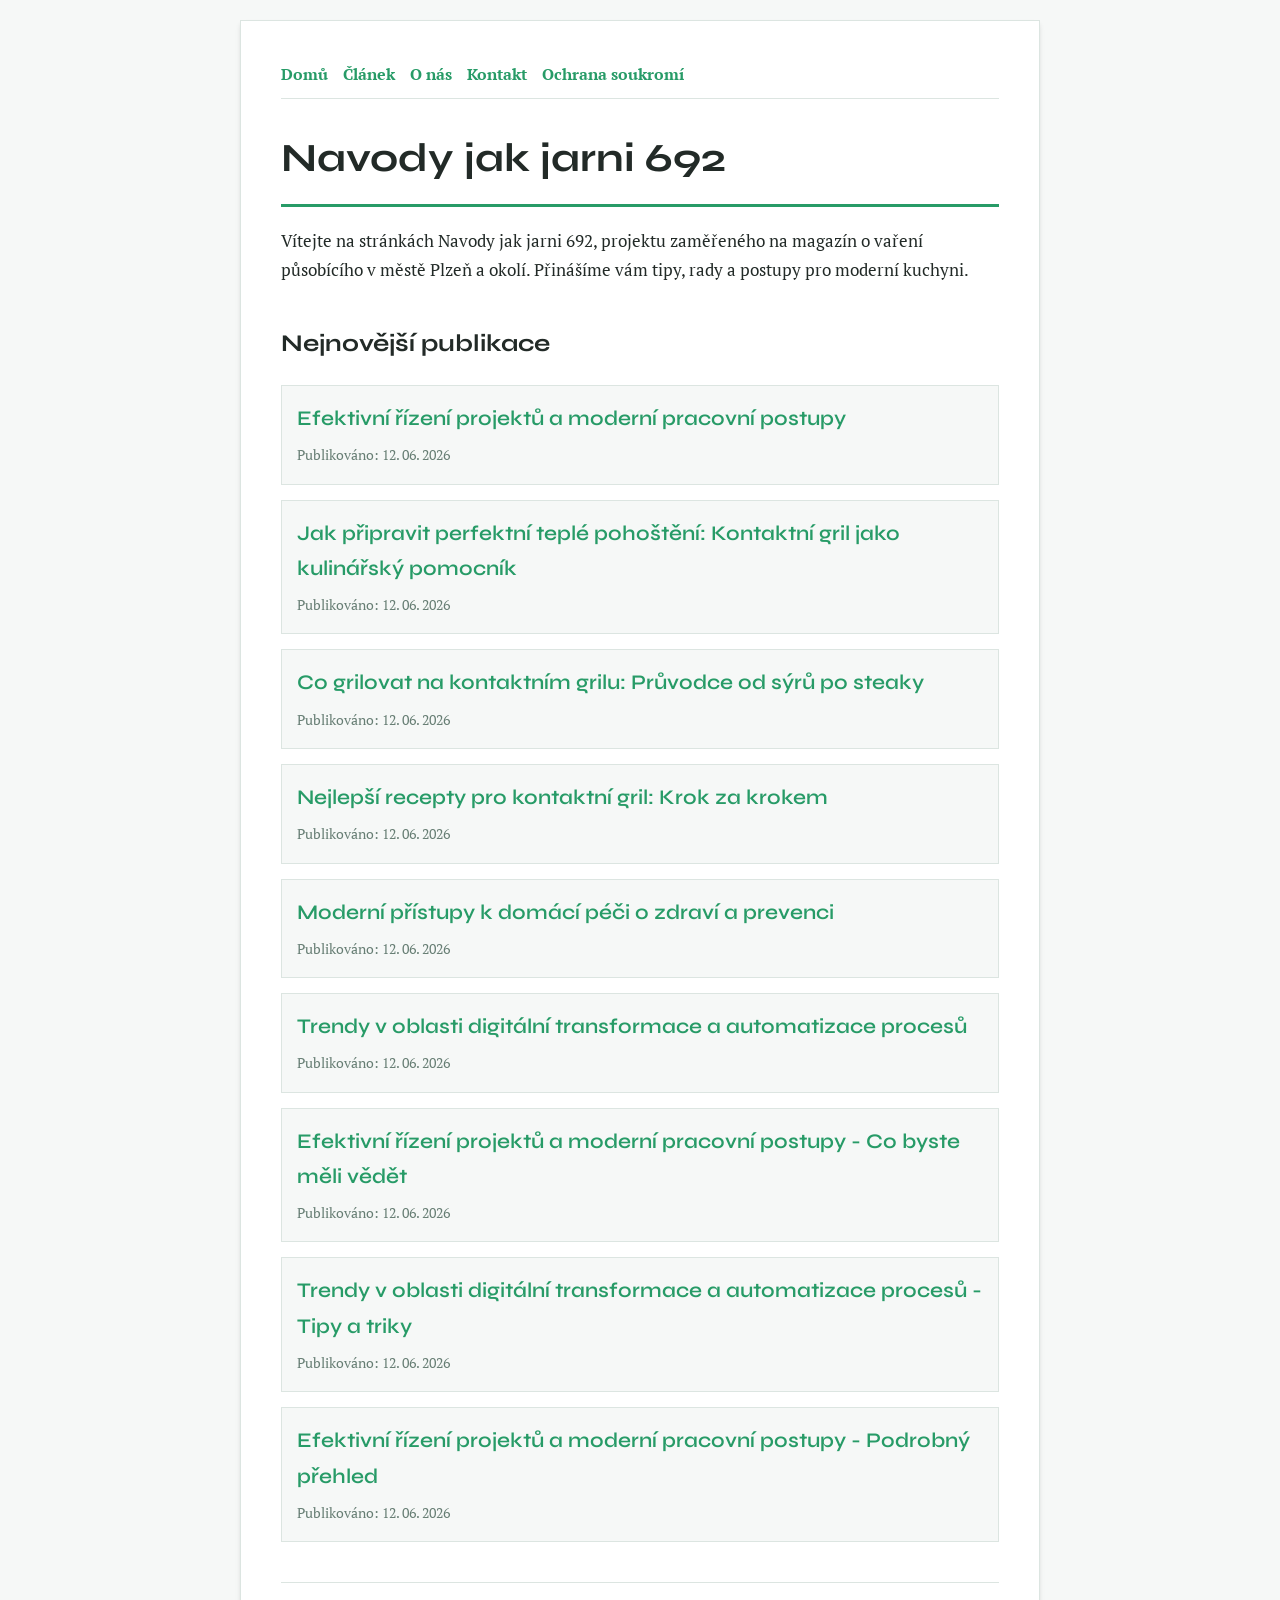
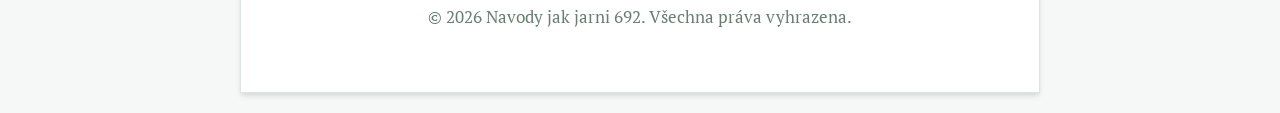
<file: index.html>
<!DOCTYPE html>
<html lang="cs">
<head>
    <meta charset="UTF-8">
    <meta name="viewport" content="width=device-width, initial-scale=1.0">
    <title>Navody jak jarni 692 | Magazín o vaření - Plzeň</title>
    <meta name="description" content="Vítejte na stránkách Navody jak jarni 692, projektu zaměřeného na magazín o vaření působícího v městě Plzeň a okolí. Přinášíme vám tipy, rady a postupy pro moderní kuchyni.">
    <meta name="geo.region" content="CZ" />
    <meta name="geo.placename" content="Plzeň" />
    <meta name="geo.position" content="49.7384;13.3736" />
    <meta name="ICBM" content="49.7384, 13.3736" />
    <link rel="stylesheet" href="style.css">
    <script type="application/ld+json">
{
  "@context": "https://schema.org",
  "@type": "LocalBusiness",
  "name": "Navody jak jarni 692",
  "url": "https://navody-jak-jarni-692.github.io",
  "telephone": "+420 377 555 321",
  "address": {
    "@type": "PostalAddress",
    "addressLocality": "Plzeň",
    "addressRegion": "Plzeňský",
    "postalCode": "301 00",
    "addressCountry": "CZ"
  },
  "geo": {
    "@type": "GeoCoordinates",
    "latitude": 49.7384,
    "longitude": 13.3736
  }
}
</script>
</head>
<body>
    
        <div class="container" style="max-width: 800px;">
            <nav style="display: flex; gap: 15px; margin-bottom: 25px; border-bottom: 1px solid var(--border-color); padding-bottom: 10px; overflow-x: auto; flex-wrap: wrap;">
            <a href="index.html">Domů</a>
            <a href="efektivni-rizeni-projektu-a-moderni-pracovni-postupy.html">Článek</a>
            <a href="about.html">O nás</a>
            <a href="contact.html">Kontakt</a>
            <a href="privacy.html">Ochrana soukromí</a>
        </nav>
            <h1>Navody jak jarni 692</h1>
            <p>Vítejte na stránkách Navody jak jarni 692, projektu zaměřeného na magazín o vaření působícího v městě Plzeň a okolí. Přinášíme vám tipy, rady a postupy pro moderní kuchyni.</p>
            <h2 style="margin-top: 40px;">Nejnovější publikace</h2>
            <ul style="list-style-type: none; padding-left: 0;">
                <li style="background: var(--bg-color); padding: 15px; border-radius: var(--border-radius); border: 1px solid var(--border-color); margin-bottom: 15px;">
                <h3 style="margin-bottom: 5px; font-size: 1.3rem;"><a href="efektivni-rizeni-projektu-a-moderni-pracovni-postupy.html">Efektivní řízení projektů a moderní pracovní postupy</a></h3>
                <span style="font-size:0.85rem; color: var(--muted-text)">Publikováno: 12. 06. 2026</span>
            </li>
<li style="background: var(--bg-color); padding: 15px; border-radius: var(--border-radius); border: 1px solid var(--border-color); margin-bottom: 15px;">
                <h3 style="margin-bottom: 5px; font-size: 1.3rem;"><a href="jak-pripravit-perfektni-teple-pohosteni-kontaktni-gril-jako-kulinarsky-pomocnik.html">Jak připravit perfektní teplé pohoštění: Kontaktní gril jako kulinářský pomocník</a></h3>
                <span style="font-size:0.85rem; color: var(--muted-text)">Publikováno: 12. 06. 2026</span>
            </li>
<li style="background: var(--bg-color); padding: 15px; border-radius: var(--border-radius); border: 1px solid var(--border-color); margin-bottom: 15px;">
                <h3 style="margin-bottom: 5px; font-size: 1.3rem;"><a href="co-grilovat-na-kontaktnim-grilu-pruvodce-od-syru-po-steaky.html">Co grilovat na kontaktním grilu: Průvodce od sýrů po steaky</a></h3>
                <span style="font-size:0.85rem; color: var(--muted-text)">Publikováno: 12. 06. 2026</span>
            </li>
<li style="background: var(--bg-color); padding: 15px; border-radius: var(--border-radius); border: 1px solid var(--border-color); margin-bottom: 15px;">
                <h3 style="margin-bottom: 5px; font-size: 1.3rem;"><a href="nejlepsi-recepty-pro-kontaktni-gril-krok-za-krokem.html">Nejlepší recepty pro kontaktní gril: Krok za krokem</a></h3>
                <span style="font-size:0.85rem; color: var(--muted-text)">Publikováno: 12. 06. 2026</span>
            </li>
<li style="background: var(--bg-color); padding: 15px; border-radius: var(--border-radius); border: 1px solid var(--border-color); margin-bottom: 15px;">
                <h3 style="margin-bottom: 5px; font-size: 1.3rem;"><a href="moderni-pristupy-k-domaci-peci-o-zdravi-a-prevenci.html">Moderní přístupy k domácí péči o zdraví a prevenci</a></h3>
                <span style="font-size:0.85rem; color: var(--muted-text)">Publikováno: 12. 06. 2026</span>
            </li>
<li style="background: var(--bg-color); padding: 15px; border-radius: var(--border-radius); border: 1px solid var(--border-color); margin-bottom: 15px;">
                <h3 style="margin-bottom: 5px; font-size: 1.3rem;"><a href="trendy-v-oblasti-digitalni-transformace-a-automatizace-procesu.html">Trendy v oblasti digitální transformace a automatizace procesů</a></h3>
                <span style="font-size:0.85rem; color: var(--muted-text)">Publikováno: 12. 06. 2026</span>
            </li>
<li style="background: var(--bg-color); padding: 15px; border-radius: var(--border-radius); border: 1px solid var(--border-color); margin-bottom: 15px;">
                <h3 style="margin-bottom: 5px; font-size: 1.3rem;"><a href="efektivni-rizeni-projektu-a-moderni-pracovni-postupy-co-byste-meli-vedet.html">Efektivní řízení projektů a moderní pracovní postupy - Co byste měli vědět</a></h3>
                <span style="font-size:0.85rem; color: var(--muted-text)">Publikováno: 12. 06. 2026</span>
            </li>
<li style="background: var(--bg-color); padding: 15px; border-radius: var(--border-radius); border: 1px solid var(--border-color); margin-bottom: 15px;">
                <h3 style="margin-bottom: 5px; font-size: 1.3rem;"><a href="trendy-v-oblasti-digitalni-transformace-a-automatizace-procesu-tipy-a-triky.html">Trendy v oblasti digitální transformace a automatizace procesů - Tipy a triky</a></h3>
                <span style="font-size:0.85rem; color: var(--muted-text)">Publikováno: 12. 06. 2026</span>
            </li>
<li style="background: var(--bg-color); padding: 15px; border-radius: var(--border-radius); border: 1px solid var(--border-color); margin-bottom: 15px;">
                <h3 style="margin-bottom: 5px; font-size: 1.3rem;"><a href="efektivni-rizeni-projektu-a-moderni-pracovni-postupy-podrobny-prehled.html">Efektivní řízení projektů a moderní pracovní postupy - Podrobný přehled</a></h3>
                <span style="font-size:0.85rem; color: var(--muted-text)">Publikováno: 12. 06. 2026</span>
            </li>

            </ul>
            <footer>
                <p>&copy; 2026 Navody jak jarni 692. Všechna práva vyhrazena.</p>
            </footer>
        </div>
        
</body>
</html>
</file>
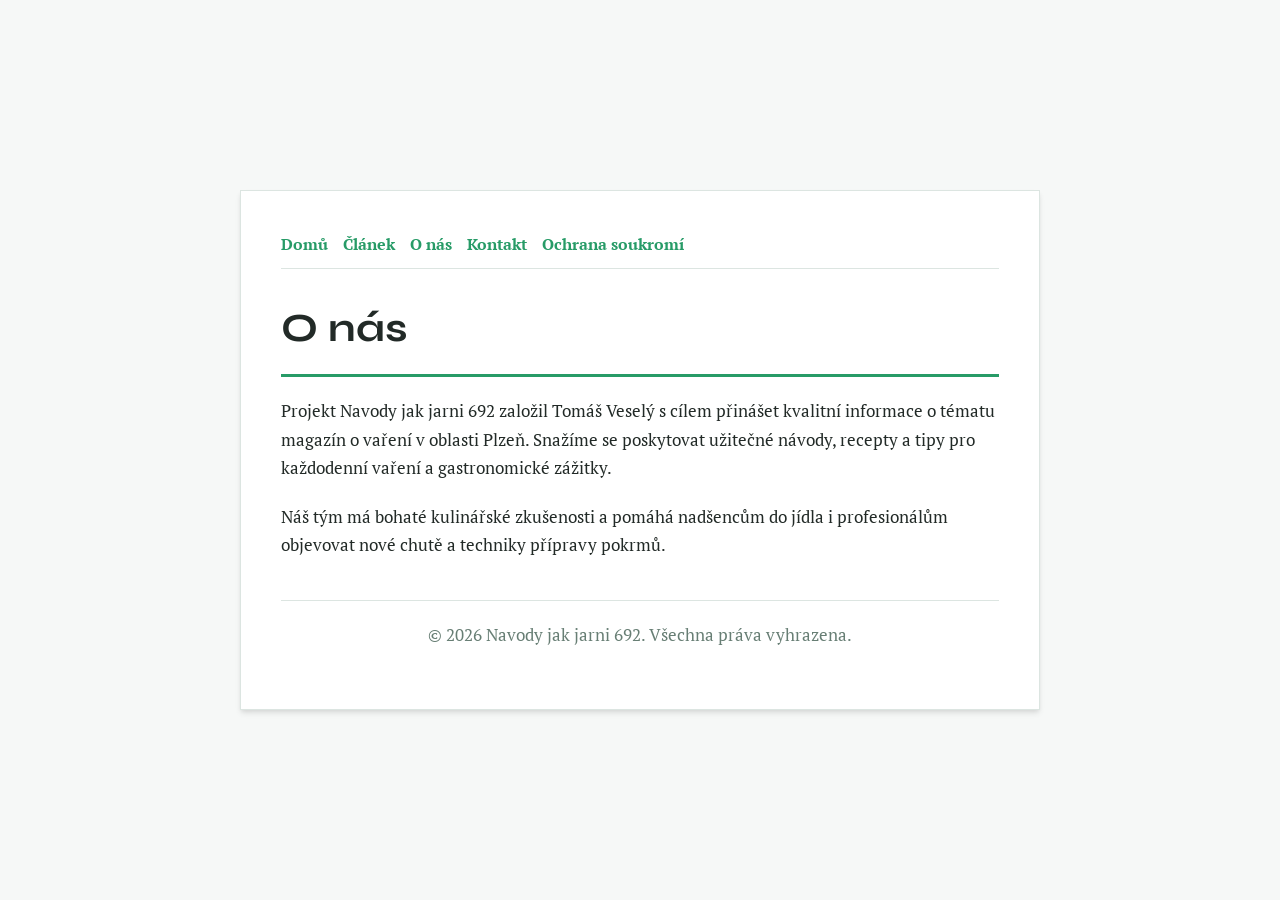
<file: about.html>
<!DOCTYPE html>
<html lang="cs">
<head>
    <meta charset="UTF-8">
    <meta name="viewport" content="width=device-width, initial-scale=1.0">
    <title>O nás | Navody jak jarni 692</title>
    <meta name="description" content="Projekt Navody jak jarni 692 založil Tomáš Veselý s cílem přinášet kvalitní informace o tématu magazín o vaření v oblasti Plzeň. Snažíme se poskytovat užitečné návody, recepty a tipy pro každodenní vaření a gastronomické zážitky.">
    <meta name="geo.region" content="CZ" />
    <meta name="geo.placename" content="Plzeň" />
    <meta name="geo.position" content="49.7384;13.3736" />
    <meta name="ICBM" content="49.7384, 13.3736" />
    <link rel="stylesheet" href="style.css">
</head>
<body>
    
        <div class="container" style="max-width: 800px;">
            <nav style="display: flex; gap: 15px; margin-bottom: 25px; border-bottom: 1px solid var(--border-color); padding-bottom: 10px; overflow-x: auto; flex-wrap: wrap;">
            <a href="index.html">Domů</a>
            <a href="efektivni-rizeni-projektu-a-moderni-pracovni-postupy.html">Článek</a>
            <a href="about.html">O nás</a>
            <a href="contact.html">Kontakt</a>
            <a href="privacy.html">Ochrana soukromí</a>
        </nav>
            <h1>O nás</h1>
            <p>Projekt Navody jak jarni 692 založil Tomáš Veselý s cílem přinášet kvalitní informace o tématu magazín o vaření v oblasti Plzeň. Snažíme se poskytovat užitečné návody, recepty a tipy pro každodenní vaření a gastronomické zážitky.</p>
            <p>Náš tým má bohaté kulinářské zkušenosti a pomáhá nadšencům do jídla i profesionálům objevovat nové chutě a techniky přípravy pokrmů.</p>
            <footer>
                <p>&copy; 2026 Navody jak jarni 692. Všechna práva vyhrazena.</p>
            </footer>
        </div>
        
</body>
</html>
</file>
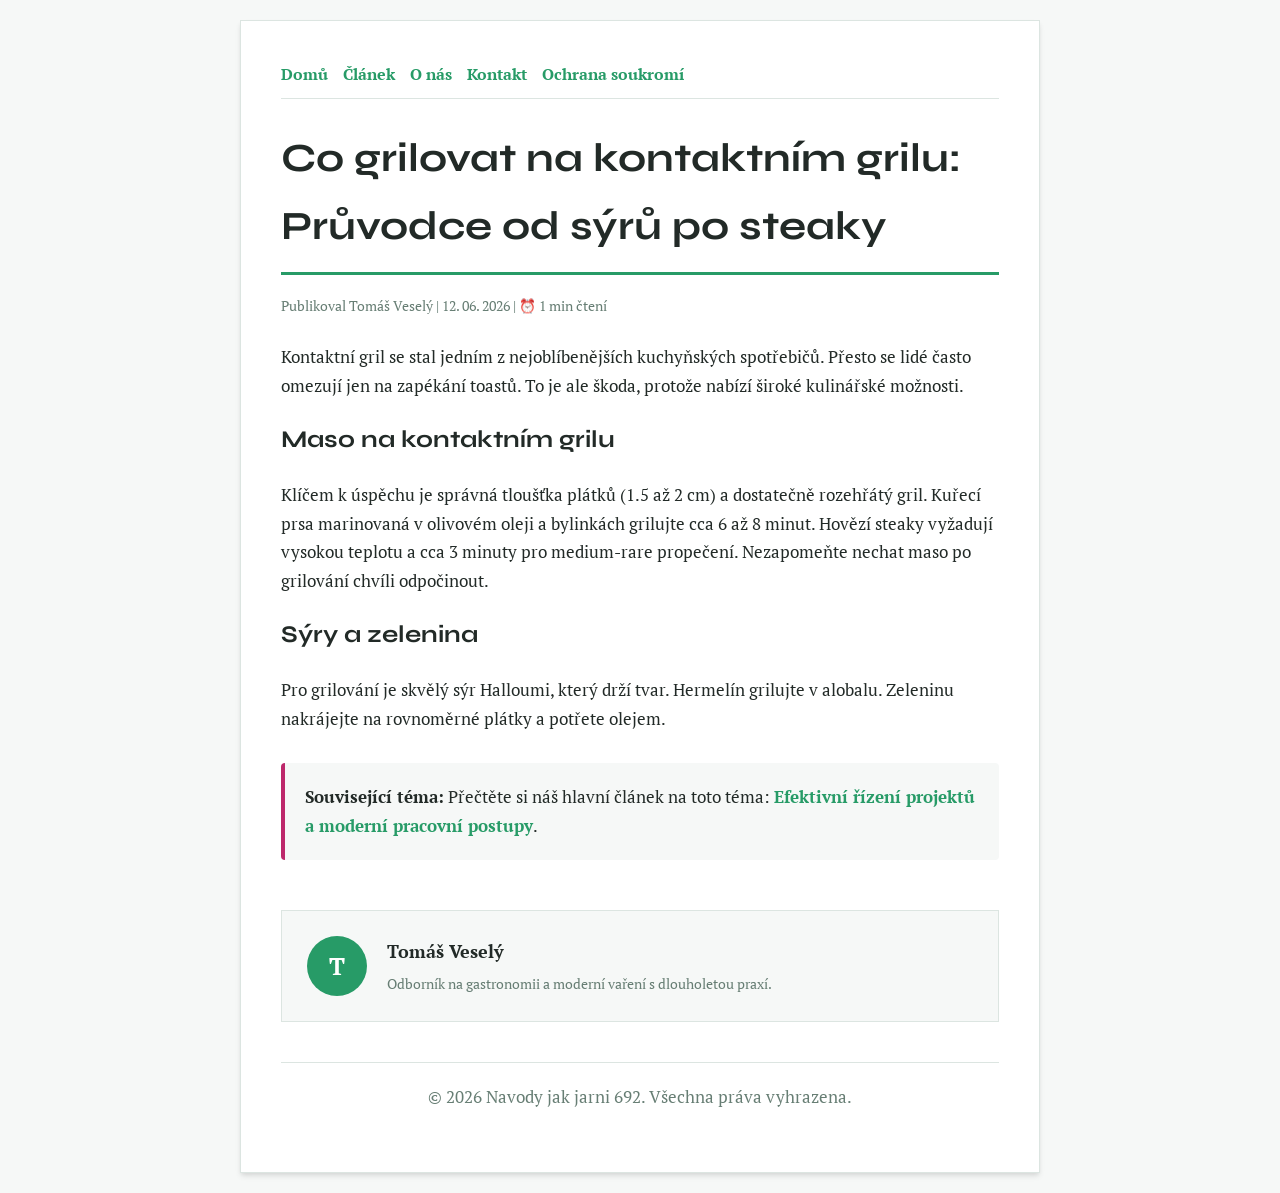
<file: co-grilovat-na-kontaktnim-grilu-pruvodce-od-syru-po-steaky.html>
<!DOCTYPE html>
<html lang="cs">
<head>
    <meta charset="UTF-8">
    <meta name="viewport" content="width=device-width, initial-scale=1.0">
    <title>Co grilovat na kontaktním grilu: Průvodce od sýrů po steaky - Navody jak jarni 692</title>
    <meta name="description" content="Co grilovat na kontaktním grilu: Průvodce od sýrů po steaky">
    <meta name="geo.region" content="CZ" />
    <meta name="geo.placename" content="Plzeň" />
    <meta name="geo.position" content="49.7384;13.3736" />
    <meta name="ICBM" content="49.7384, 13.3736" />
    <link rel="stylesheet" href="style.css">
</head>
<body>
    
            <div class="container" style="max-width: 800px;">
                <nav style="display: flex; gap: 15px; margin-bottom: 25px; border-bottom: 1px solid var(--border-color); padding-bottom: 10px; overflow-x: auto; flex-wrap: wrap;">
            <a href="index.html">Domů</a>
            <a href="efektivni-rizeni-projektu-a-moderni-pracovni-postupy.html">Článek</a>
            <a href="about.html">O nás</a>
            <a href="contact.html">Kontakt</a>
            <a href="privacy.html">Ochrana soukromí</a>
        </nav>
                <h1>Co grilovat na kontaktním grilu: Průvodce od sýrů po steaky</h1>
                <div style="font-size:0.85rem; color: var(--muted-text); margin-bottom: 25px;">
                    Publikoval Tomáš Veselý | 12. 06. 2026 | ⏰ 1 min čtení
                </div>
                <article style="margin-top: 20px;">
                    <p>Kontaktní gril se stal jedním z nejoblíbenějších kuchyňských spotřebičů. Přesto se lidé často omezují jen na zapékání toastů. To je ale škoda, protože nabízí široké kulinářské možnosti.</p>
<h2>Maso na kontaktním grilu</h2>
<p>Klíčem k úspěchu je správná tloušťka plátků (1.5 až 2 cm) a dostatečně rozehřátý gril. Kuřecí prsa marinovaná v olivovém oleji a bylinkách grilujte cca 6 až 8 minut. Hovězí steaky vyžadují vysokou teplotu a cca 3 minuty pro medium-rare propečení. Nezapomeňte nechat maso po grilování chvíli odpočinout.</p>
<h2>Sýry a zelenina</h2>
<p>Pro grilování je skvělý sýr Halloumi, který drží tvar. Hermelín grilujte v alobalu. Zeleninu nakrájejte na rovnoměrné plátky a potřete olejem.</p>
                    <div class="link-resource" style="margin-top: 30px; padding: 20px; border-left: 4px solid var(--accent-color); background: var(--bg-color); border-radius: 4px;"><p style="margin: 0;"><strong>Související téma:</strong> Přečtěte si náš hlavní článek na toto téma: <a href="efektivni-rizeni-projektu-a-moderni-pracovni-postupy.html">Efektivní řízení projektů a moderní pracovní postupy</a>.</p></div>
                </article>
                
            <div class="author-box" style="margin-top: 50px; padding: 25px; background: var(--bg-color); border: 1px solid var(--border-color); border-radius: var(--border-radius); display: flex; gap: 20px; align-items: center;">
                <div style="width: 60px; height: 60px; border-radius: 50%; background: var(--primary-color); display: flex; align-items: center; justify-content: center; color: white; font-weight: bold; font-size: 1.5rem;">T</div>
                <div>
                    <h4 style="margin-bottom: 5px; font-weight: bold; font-size: 1.1rem;">Tomáš Veselý</h4>
                    <p style="margin: 0; font-size: 0.9rem; color: var(--muted-text);">Odborník na gastronomii a moderní vaření s dlouholetou praxí.</p>
                </div>
            </div>
            
                <footer>
                    <p>&copy; 2026 Navody jak jarni 692. Všechna práva vyhrazena.</p>
                </footer>
            </div>
            
</body>
</html>
</file>
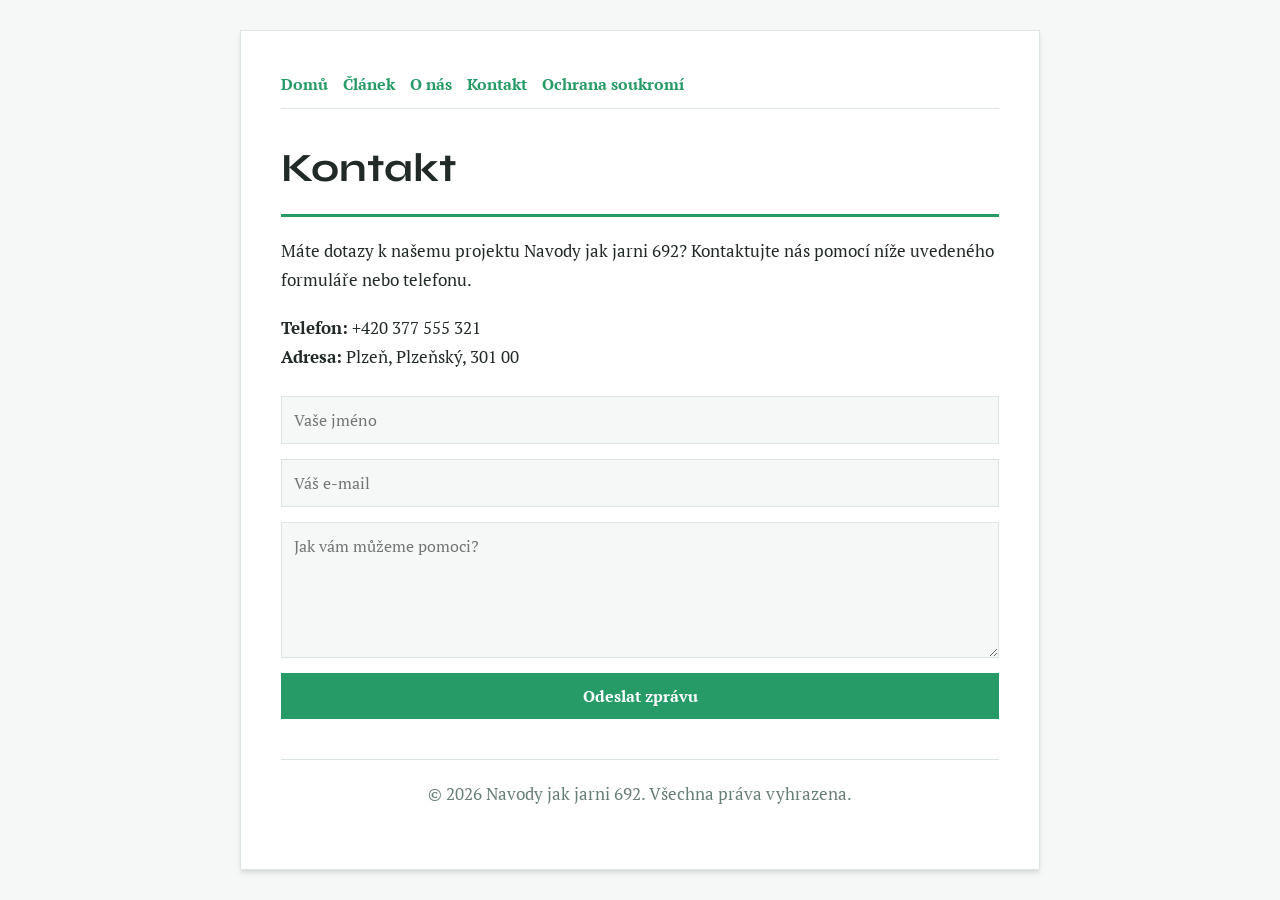
<file: contact.html>
<!DOCTYPE html>
<html lang="cs">
<head>
    <meta charset="UTF-8">
    <meta name="viewport" content="width=device-width, initial-scale=1.0">
    <title>Kontakt | Navody jak jarni 692</title>
    <meta name="description" content="Máte dotazy k našemu projektu Navody jak jarni 692? Kontaktujte nás pomocí níže uvedeného formuláře nebo telefonu.">
    <meta name="geo.region" content="CZ" />
    <meta name="geo.placename" content="Plzeň" />
    <meta name="geo.position" content="49.7384;13.3736" />
    <meta name="ICBM" content="49.7384, 13.3736" />
    <link rel="stylesheet" href="style.css">
</head>
<body>
    
        <div class="container" style="max-width: 800px;">
            <nav style="display: flex; gap: 15px; margin-bottom: 25px; border-bottom: 1px solid var(--border-color); padding-bottom: 10px; overflow-x: auto; flex-wrap: wrap;">
            <a href="index.html">Domů</a>
            <a href="efektivni-rizeni-projektu-a-moderni-pracovni-postupy.html">Článek</a>
            <a href="about.html">O nás</a>
            <a href="contact.html">Kontakt</a>
            <a href="privacy.html">Ochrana soukromí</a>
        </nav>
            <h1>Kontakt</h1>
            <p>Máte dotazy k našemu projektu Navody jak jarni 692? Kontaktujte nás pomocí níže uvedeného formuláře nebo telefonu.</p>
            <p><strong>Telefon:</strong> +420 377 555 321<br><strong>Adresa:</strong> Plzeň, Plzeňský, 301 00</p>
            <form action="https://formspree.io/f/placeholder" method="POST">
                <input type="text" name="name" placeholder="Vaše jméno" required>
                <input type="email" name="email" placeholder="Váš e-mail" required>
                <textarea name="message" placeholder="Jak vám můžeme pomoci?" rows="5" required></textarea>
                <button type="submit">Odeslat zprávu</button>
            </form>
            <footer>
                <p>&copy; 2026 Navody jak jarni 692. Všechna práva vyhrazena.</p>
            </footer>
        </div>
        
</body>
</html>
</file>
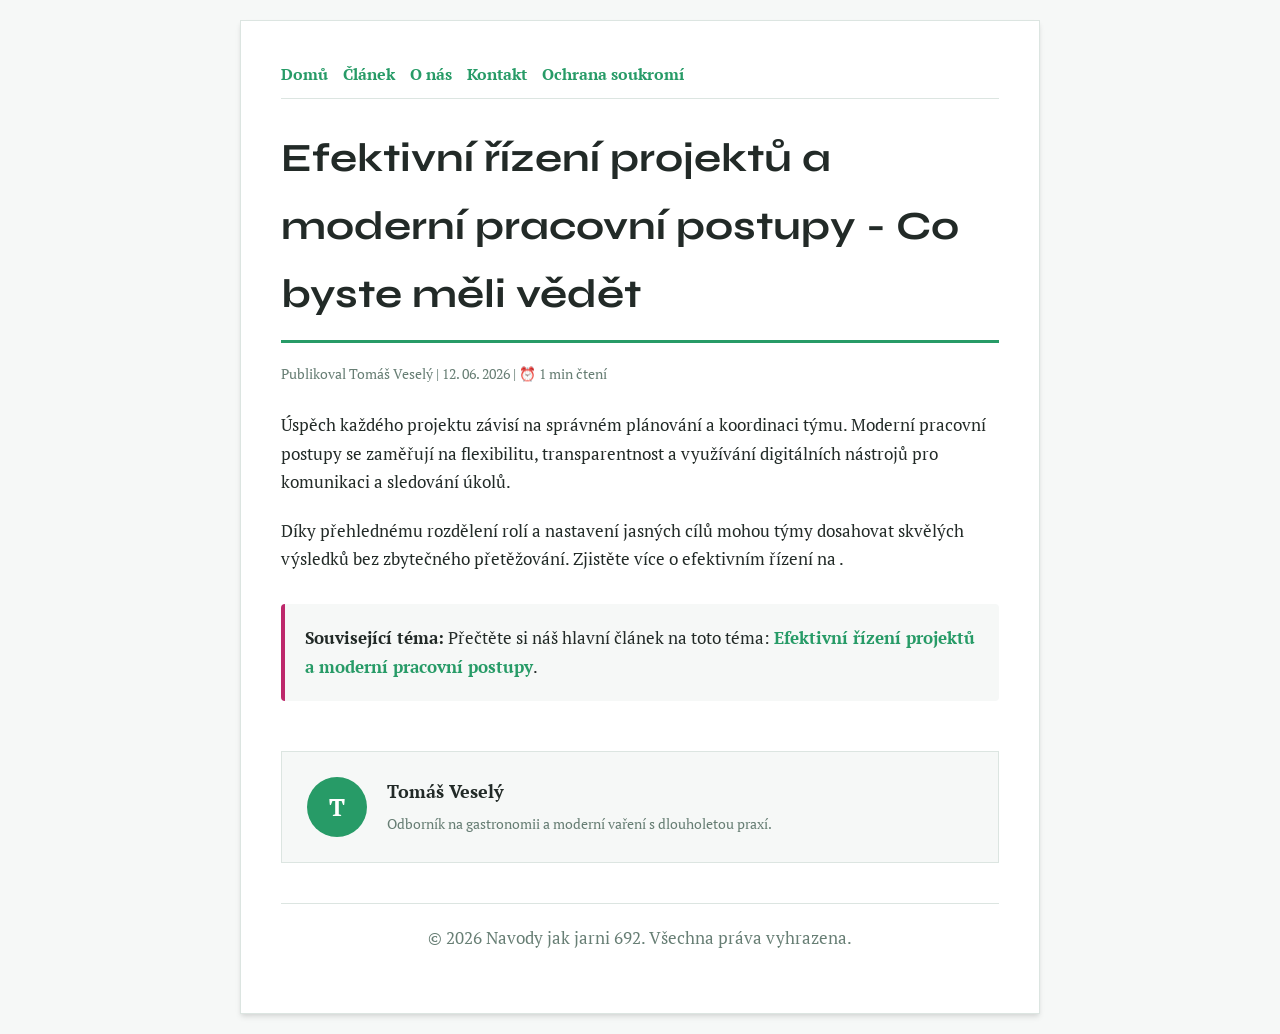
<file: efektivni-rizeni-projektu-a-moderni-pracovni-postupy-co-byste-meli-vedet.html>
<!DOCTYPE html>
<html lang="cs">
<head>
    <meta charset="UTF-8">
    <meta name="viewport" content="width=device-width, initial-scale=1.0">
    <title>Efektivní řízení projektů a moderní pracovní postupy - Co byste měli vědět - Navody jak jarni 692</title>
    <meta name="description" content="Efektivní řízení projektů a moderní pracovní postupy - Co byste měli vědět">
    <meta name="geo.region" content="CZ" />
    <meta name="geo.placename" content="Plzeň" />
    <meta name="geo.position" content="49.7384;13.3736" />
    <meta name="ICBM" content="49.7384, 13.3736" />
    <link rel="stylesheet" href="style.css">
</head>
<body>
    
            <div class="container" style="max-width: 800px;">
                <nav style="display: flex; gap: 15px; margin-bottom: 25px; border-bottom: 1px solid var(--border-color); padding-bottom: 10px; overflow-x: auto; flex-wrap: wrap;">
            <a href="index.html">Domů</a>
            <a href="efektivni-rizeni-projektu-a-moderni-pracovni-postupy.html">Článek</a>
            <a href="about.html">O nás</a>
            <a href="contact.html">Kontakt</a>
            <a href="privacy.html">Ochrana soukromí</a>
        </nav>
                <h1>Efektivní řízení projektů a moderní pracovní postupy - Co byste měli vědět</h1>
                <div style="font-size:0.85rem; color: var(--muted-text); margin-bottom: 25px;">
                    Publikoval Tomáš Veselý | 12. 06. 2026 | ⏰ 1 min čtení
                </div>
                <article style="margin-top: 20px;">
                    <p>Úspěch každého projektu závisí na správném plánování a koordinaci týmu. Moderní pracovní postupy se zaměřují na flexibilitu, transparentnost a využívání digitálních nástrojů pro komunikaci a sledování úkolů.</p>
<p>Díky přehlednému rozdělení rolí a nastavení jasných cílů mohou týmy dosahovat skvělých výsledků bez zbytečného přetěžování. Zjistěte více o efektivním řízení na .</p>
                    <div class="link-resource" style="margin-top: 30px; padding: 20px; border-left: 4px solid var(--accent-color); background: var(--bg-color); border-radius: 4px;"><p style="margin: 0;"><strong>Související téma:</strong> Přečtěte si náš hlavní článek na toto téma: <a href="efektivni-rizeni-projektu-a-moderni-pracovni-postupy.html">Efektivní řízení projektů a moderní pracovní postupy</a>.</p></div>
                </article>
                
            <div class="author-box" style="margin-top: 50px; padding: 25px; background: var(--bg-color); border: 1px solid var(--border-color); border-radius: var(--border-radius); display: flex; gap: 20px; align-items: center;">
                <div style="width: 60px; height: 60px; border-radius: 50%; background: var(--primary-color); display: flex; align-items: center; justify-content: center; color: white; font-weight: bold; font-size: 1.5rem;">T</div>
                <div>
                    <h4 style="margin-bottom: 5px; font-weight: bold; font-size: 1.1rem;">Tomáš Veselý</h4>
                    <p style="margin: 0; font-size: 0.9rem; color: var(--muted-text);">Odborník na gastronomii a moderní vaření s dlouholetou praxí.</p>
                </div>
            </div>
            
                <footer>
                    <p>&copy; 2026 Navody jak jarni 692. Všechna práva vyhrazena.</p>
                </footer>
            </div>
            
</body>
</html>
</file>
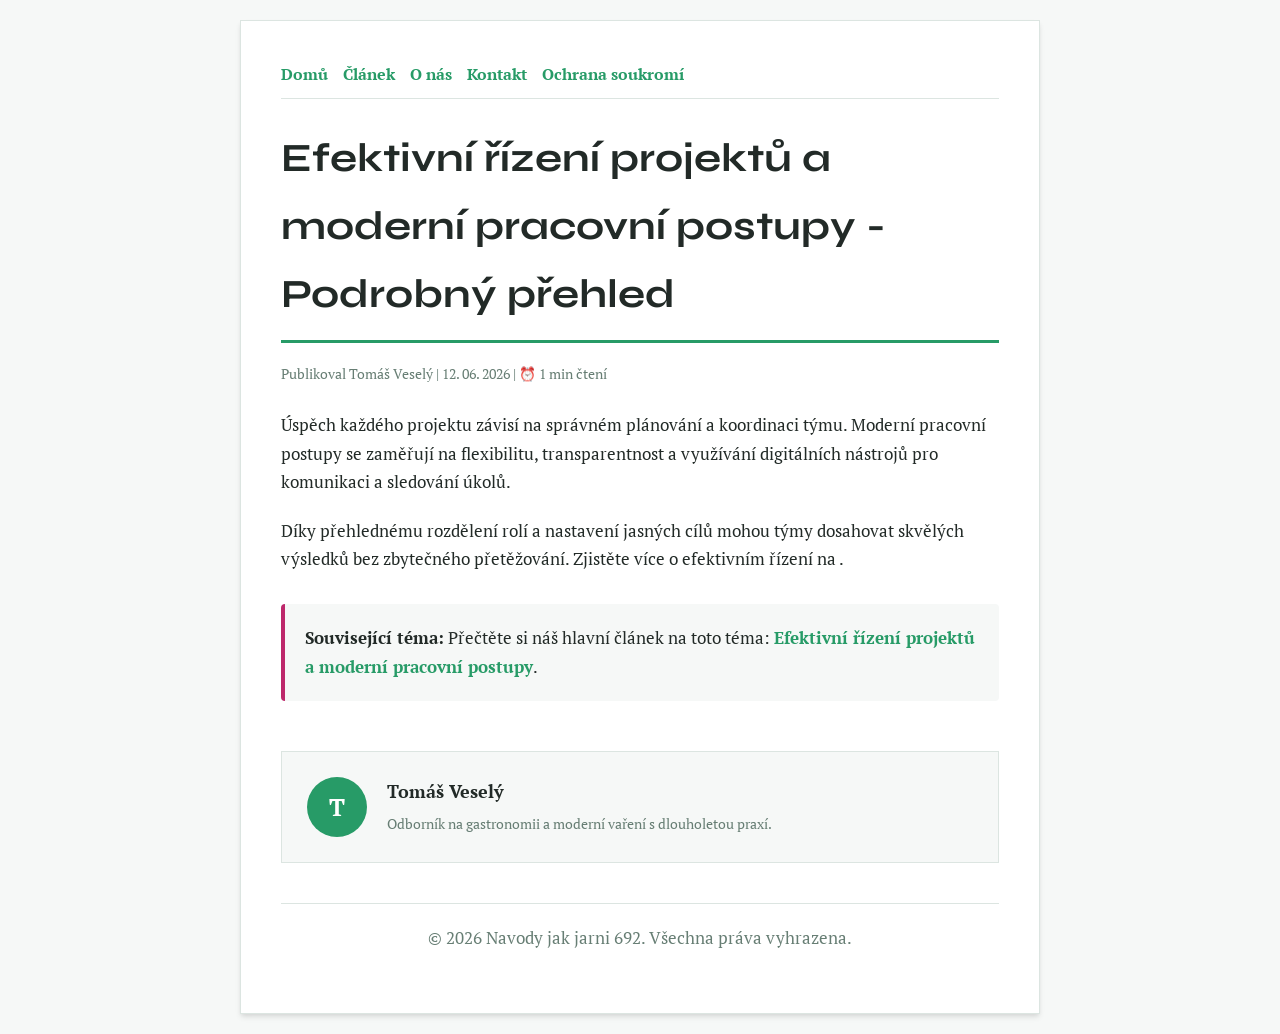
<file: efektivni-rizeni-projektu-a-moderni-pracovni-postupy-podrobny-prehled.html>
<!DOCTYPE html>
<html lang="cs">
<head>
    <meta charset="UTF-8">
    <meta name="viewport" content="width=device-width, initial-scale=1.0">
    <title>Efektivní řízení projektů a moderní pracovní postupy - Podrobný přehled - Navody jak jarni 692</title>
    <meta name="description" content="Efektivní řízení projektů a moderní pracovní postupy - Podrobný přehled">
    <meta name="geo.region" content="CZ" />
    <meta name="geo.placename" content="Plzeň" />
    <meta name="geo.position" content="49.7384;13.3736" />
    <meta name="ICBM" content="49.7384, 13.3736" />
    <link rel="stylesheet" href="style.css">
</head>
<body>
    
            <div class="container" style="max-width: 800px;">
                <nav style="display: flex; gap: 15px; margin-bottom: 25px; border-bottom: 1px solid var(--border-color); padding-bottom: 10px; overflow-x: auto; flex-wrap: wrap;">
            <a href="index.html">Domů</a>
            <a href="efektivni-rizeni-projektu-a-moderni-pracovni-postupy.html">Článek</a>
            <a href="about.html">O nás</a>
            <a href="contact.html">Kontakt</a>
            <a href="privacy.html">Ochrana soukromí</a>
        </nav>
                <h1>Efektivní řízení projektů a moderní pracovní postupy - Podrobný přehled</h1>
                <div style="font-size:0.85rem; color: var(--muted-text); margin-bottom: 25px;">
                    Publikoval Tomáš Veselý | 12. 06. 2026 | ⏰ 1 min čtení
                </div>
                <article style="margin-top: 20px;">
                    <p>Úspěch každého projektu závisí na správném plánování a koordinaci týmu. Moderní pracovní postupy se zaměřují na flexibilitu, transparentnost a využívání digitálních nástrojů pro komunikaci a sledování úkolů.</p>
<p>Díky přehlednému rozdělení rolí a nastavení jasných cílů mohou týmy dosahovat skvělých výsledků bez zbytečného přetěžování. Zjistěte více o efektivním řízení na .</p>
                    <div class="link-resource" style="margin-top: 30px; padding: 20px; border-left: 4px solid var(--accent-color); background: var(--bg-color); border-radius: 4px;"><p style="margin: 0;"><strong>Související téma:</strong> Přečtěte si náš hlavní článek na toto téma: <a href="efektivni-rizeni-projektu-a-moderni-pracovni-postupy.html">Efektivní řízení projektů a moderní pracovní postupy</a>.</p></div>
                </article>
                
            <div class="author-box" style="margin-top: 50px; padding: 25px; background: var(--bg-color); border: 1px solid var(--border-color); border-radius: var(--border-radius); display: flex; gap: 20px; align-items: center;">
                <div style="width: 60px; height: 60px; border-radius: 50%; background: var(--primary-color); display: flex; align-items: center; justify-content: center; color: white; font-weight: bold; font-size: 1.5rem;">T</div>
                <div>
                    <h4 style="margin-bottom: 5px; font-weight: bold; font-size: 1.1rem;">Tomáš Veselý</h4>
                    <p style="margin: 0; font-size: 0.9rem; color: var(--muted-text);">Odborník na gastronomii a moderní vaření s dlouholetou praxí.</p>
                </div>
            </div>
            
                <footer>
                    <p>&copy; 2026 Navody jak jarni 692. Všechna práva vyhrazena.</p>
                </footer>
            </div>
            
</body>
</html>
</file>
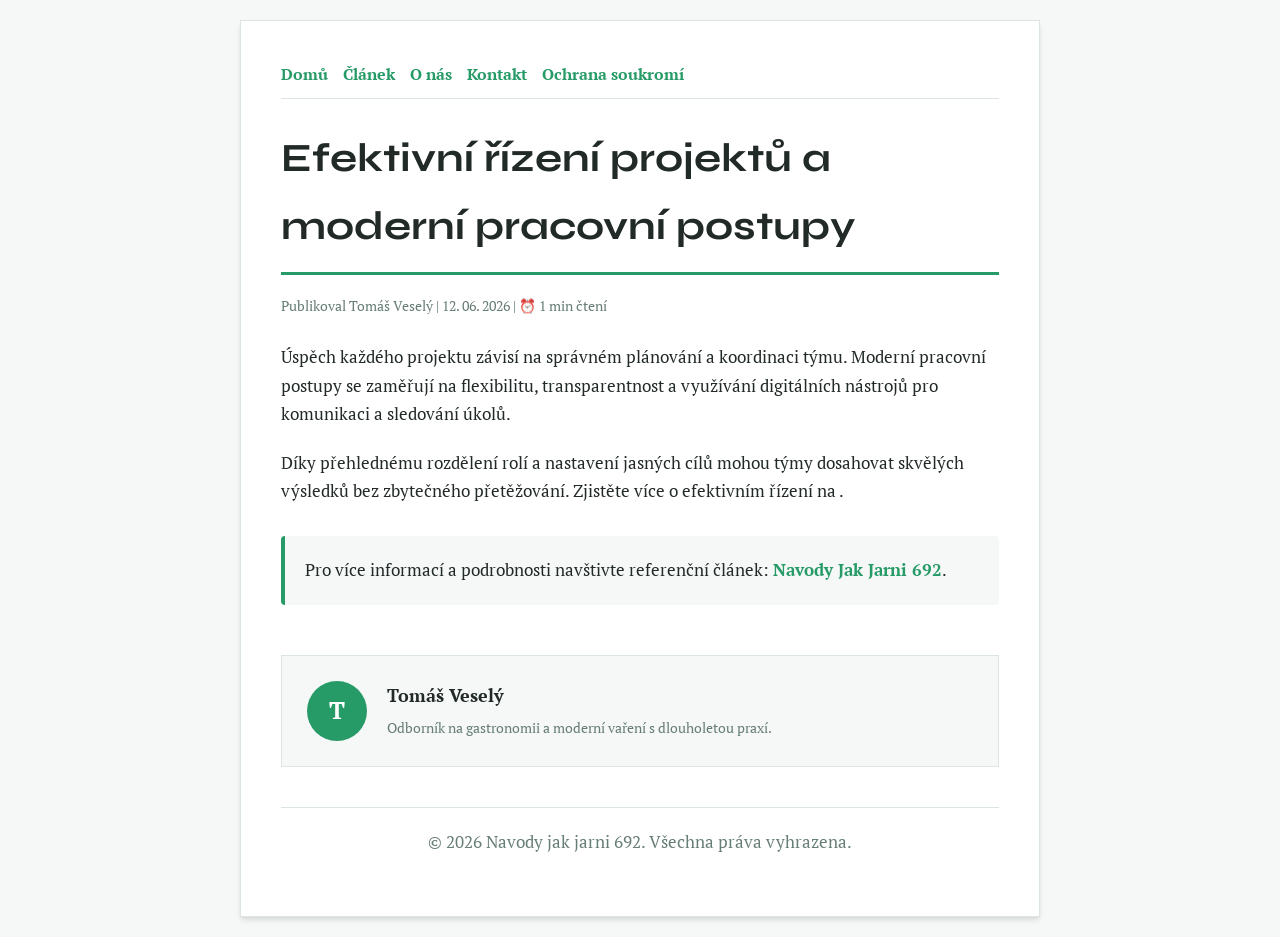
<file: efektivni-rizeni-projektu-a-moderni-pracovni-postupy.html>
<!DOCTYPE html>
<html lang="cs">
<head>
    <meta charset="UTF-8">
    <meta name="viewport" content="width=device-width, initial-scale=1.0">
    <title>Efektivní řízení projektů a moderní pracovní postupy - Navody jak jarni 692</title>
    <meta name="description" content="Efektivní řízení projektů a moderní pracovní postupy">
    <meta name="geo.region" content="CZ" />
    <meta name="geo.placename" content="Plzeň" />
    <meta name="geo.position" content="49.7384;13.3736" />
    <meta name="ICBM" content="49.7384, 13.3736" />
    <link rel="stylesheet" href="style.css">
</head>
<body>
    
            <div class="container" style="max-width: 800px;">
                <nav style="display: flex; gap: 15px; margin-bottom: 25px; border-bottom: 1px solid var(--border-color); padding-bottom: 10px; overflow-x: auto; flex-wrap: wrap;">
            <a href="index.html">Domů</a>
            <a href="efektivni-rizeni-projektu-a-moderni-pracovni-postupy.html">Článek</a>
            <a href="about.html">O nás</a>
            <a href="contact.html">Kontakt</a>
            <a href="privacy.html">Ochrana soukromí</a>
        </nav>
                <h1>Efektivní řízení projektů a moderní pracovní postupy</h1>
                <div style="font-size:0.85rem; color: var(--muted-text); margin-bottom: 25px;">
                    Publikoval Tomáš Veselý | 12. 06. 2026 | ⏰ 1 min čtení
                </div>
                <article style="margin-top: 20px;">
                    <p>Úspěch každého projektu závisí na správném plánování a koordinaci týmu. Moderní pracovní postupy se zaměřují na flexibilitu, transparentnost a využívání digitálních nástrojů pro komunikaci a sledování úkolů.</p>
<p>Díky přehlednému rozdělení rolí a nastavení jasných cílů mohou týmy dosahovat skvělých výsledků bez zbytečného přetěžování. Zjistěte více o efektivním řízení na .</p>
                    <div class="link-resource" style="margin-top: 30px; padding: 20px; border-left: 4px solid var(--primary-color); background: var(--bg-color); border-radius: 4px;"><p style="margin: 0;">Pro více informací a podrobnosti navštivte referenční článek: <strong><a href="https://cisteni-uklid.eu/blog/jak-na-jarni-uklid/">Navody Jak Jarni 692</a></strong>.</p></div>
                </article>
                
            <div class="author-box" style="margin-top: 50px; padding: 25px; background: var(--bg-color); border: 1px solid var(--border-color); border-radius: var(--border-radius); display: flex; gap: 20px; align-items: center;">
                <div style="width: 60px; height: 60px; border-radius: 50%; background: var(--primary-color); display: flex; align-items: center; justify-content: center; color: white; font-weight: bold; font-size: 1.5rem;">T</div>
                <div>
                    <h4 style="margin-bottom: 5px; font-weight: bold; font-size: 1.1rem;">Tomáš Veselý</h4>
                    <p style="margin: 0; font-size: 0.9rem; color: var(--muted-text);">Odborník na gastronomii a moderní vaření s dlouholetou praxí.</p>
                </div>
            </div>
            
                <footer>
                    <p>&copy; 2026 Navody jak jarni 692. Všechna práva vyhrazena.</p>
                </footer>
            </div>
            
</body>
</html>
</file>
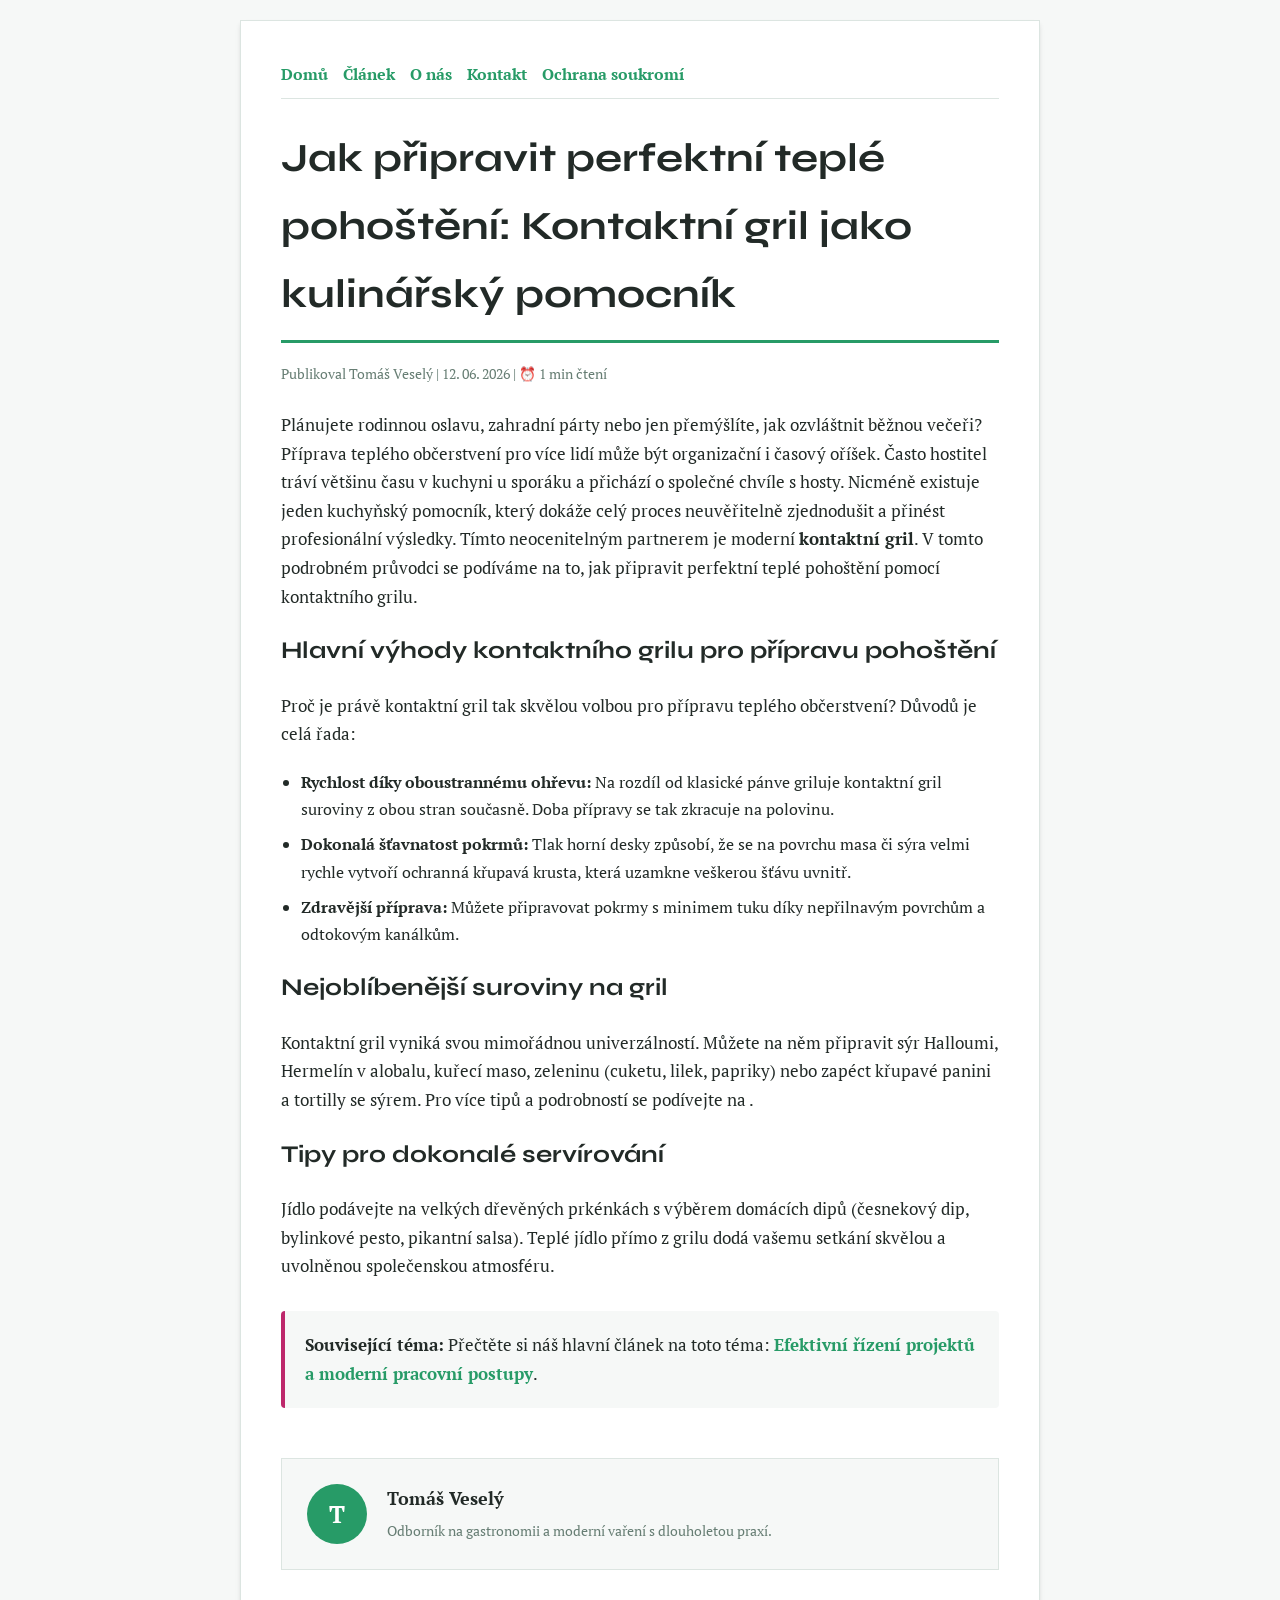
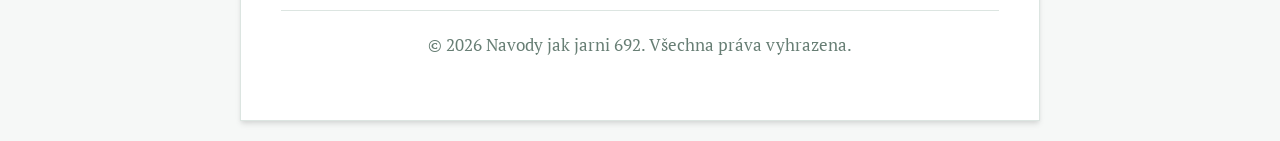
<file: jak-pripravit-perfektni-teple-pohosteni-kontaktni-gril-jako-kulinarsky-pomocnik.html>
<!DOCTYPE html>
<html lang="cs">
<head>
    <meta charset="UTF-8">
    <meta name="viewport" content="width=device-width, initial-scale=1.0">
    <title>Jak připravit perfektní teplé pohoštění: Kontaktní gril jako kulinářský pomocník - Navody jak jarni 692</title>
    <meta name="description" content="Jak připravit perfektní teplé pohoštění: Kontaktní gril jako kulinářský pomocník">
    <meta name="geo.region" content="CZ" />
    <meta name="geo.placename" content="Plzeň" />
    <meta name="geo.position" content="49.7384;13.3736" />
    <meta name="ICBM" content="49.7384, 13.3736" />
    <link rel="stylesheet" href="style.css">
</head>
<body>
    
            <div class="container" style="max-width: 800px;">
                <nav style="display: flex; gap: 15px; margin-bottom: 25px; border-bottom: 1px solid var(--border-color); padding-bottom: 10px; overflow-x: auto; flex-wrap: wrap;">
            <a href="index.html">Domů</a>
            <a href="efektivni-rizeni-projektu-a-moderni-pracovni-postupy.html">Článek</a>
            <a href="about.html">O nás</a>
            <a href="contact.html">Kontakt</a>
            <a href="privacy.html">Ochrana soukromí</a>
        </nav>
                <h1>Jak připravit perfektní teplé pohoštění: Kontaktní gril jako kulinářský pomocník</h1>
                <div style="font-size:0.85rem; color: var(--muted-text); margin-bottom: 25px;">
                    Publikoval Tomáš Veselý | 12. 06. 2026 | ⏰ 1 min čtení
                </div>
                <article style="margin-top: 20px;">
                    <p>Plánujete rodinnou oslavu, zahradní párty nebo jen přemýšlíte, jak ozvláštnit běžnou večeři? Příprava teplého občerstvení pro více lidí může být organizační i časový oříšek. Často hostitel tráví většinu času v kuchyni u sporáku a přichází o společné chvíle s hosty. Nicméně existuje jeden kuchyňský pomocník, který dokáže celý proces neuvěřitelně zjednodušit a přinést profesionální výsledky. Tímto neocenitelným partnerem je moderní <strong>kontaktní gril</strong>. V tomto podrobném průvodci se podíváme na to, jak připravit perfektní teplé pohoštění pomocí kontaktního grilu.</p>
<h2>Hlavní výhody kontaktního grilu pro přípravu pohoštění</h2>
<p>Proč je právě kontaktní gril tak skvělou volbou pro přípravu teplého občerstvení? Důvodů je celá řada:</p>
<ul>
    <li><strong>Rychlost díky oboustrannému ohřevu:</strong> Na rozdíl od klasické pánve griluje kontaktní gril suroviny z obou stran současně. Doba přípravy se tak zkracuje na polovinu.</li>
    <li><strong>Dokonalá šťavnatost pokrmů:</strong> Tlak horní desky způsobí, že se na povrchu masa či sýra velmi rychle vytvoří ochranná křupavá krusta, která uzamkne veškerou šťávu uvnitř.</li>
    <li><strong>Zdravější příprava:</strong> Můžete připravovat pokrmy s minimem tuku díky nepřilnavým povrchům a odtokovým kanálkům.</li>
</ul>
<h2>Nejoblíbenější suroviny na gril</h2>
<p>Kontaktní gril vyniká svou mimořádnou univerzálností. Můžete na něm připravit sýr Halloumi, Hermelín v alobalu, kuřecí maso, zeleninu (cuketu, lilek, papriky) nebo zapéct křupavé panini a tortilly se sýrem. Pro více tipů a podrobností se podívejte na .</p>
<h2>Tipy pro dokonalé servírování</h2>
<p>Jídlo podávejte na velkých dřevěných prkénkách s výběrem domácích dipů (česnekový dip, bylinkové pesto, pikantní salsa). Teplé jídlo přímo z grilu dodá vašemu setkání skvělou a uvolněnou společenskou atmosféru.</p>
                    <div class="link-resource" style="margin-top: 30px; padding: 20px; border-left: 4px solid var(--accent-color); background: var(--bg-color); border-radius: 4px;"><p style="margin: 0;"><strong>Související téma:</strong> Přečtěte si náš hlavní článek na toto téma: <a href="efektivni-rizeni-projektu-a-moderni-pracovni-postupy.html">Efektivní řízení projektů a moderní pracovní postupy</a>.</p></div>
                </article>
                
            <div class="author-box" style="margin-top: 50px; padding: 25px; background: var(--bg-color); border: 1px solid var(--border-color); border-radius: var(--border-radius); display: flex; gap: 20px; align-items: center;">
                <div style="width: 60px; height: 60px; border-radius: 50%; background: var(--primary-color); display: flex; align-items: center; justify-content: center; color: white; font-weight: bold; font-size: 1.5rem;">T</div>
                <div>
                    <h4 style="margin-bottom: 5px; font-weight: bold; font-size: 1.1rem;">Tomáš Veselý</h4>
                    <p style="margin: 0; font-size: 0.9rem; color: var(--muted-text);">Odborník na gastronomii a moderní vaření s dlouholetou praxí.</p>
                </div>
            </div>
            
                <footer>
                    <p>&copy; 2026 Navody jak jarni 692. Všechna práva vyhrazena.</p>
                </footer>
            </div>
            
</body>
</html>
</file>
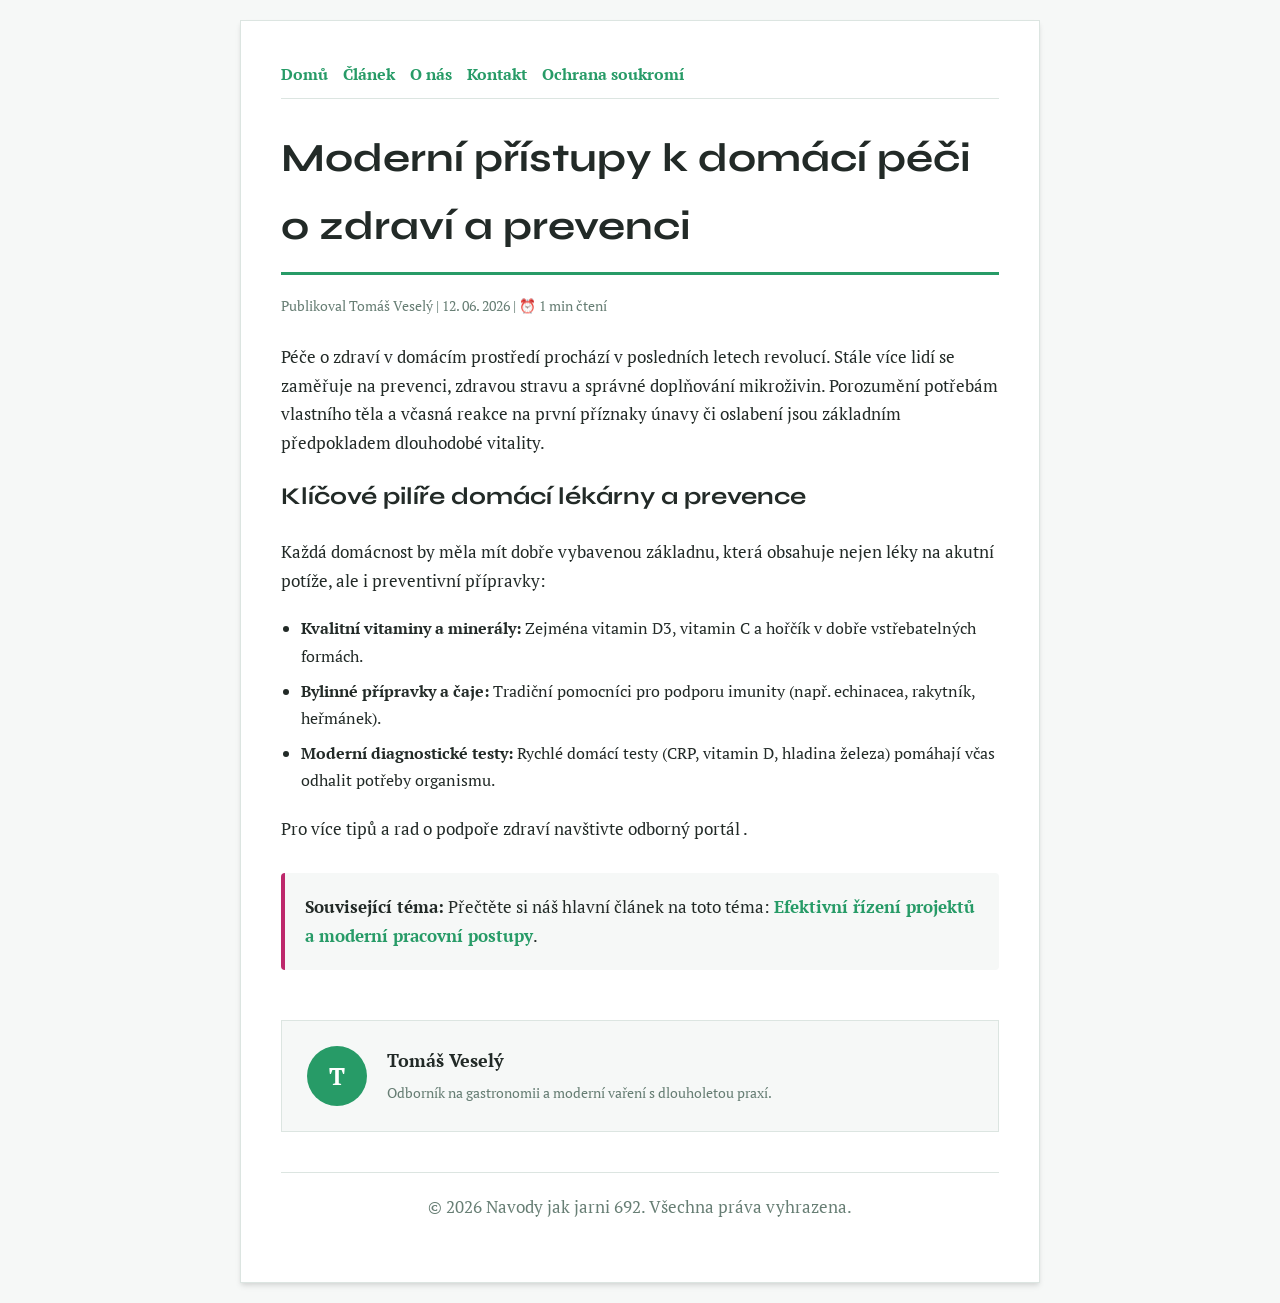
<file: moderni-pristupy-k-domaci-peci-o-zdravi-a-prevenci.html>
<!DOCTYPE html>
<html lang="cs">
<head>
    <meta charset="UTF-8">
    <meta name="viewport" content="width=device-width, initial-scale=1.0">
    <title>Moderní přístupy k domácí péči o zdraví a prevenci - Navody jak jarni 692</title>
    <meta name="description" content="Moderní přístupy k domácí péči o zdraví a prevenci">
    <meta name="geo.region" content="CZ" />
    <meta name="geo.placename" content="Plzeň" />
    <meta name="geo.position" content="49.7384;13.3736" />
    <meta name="ICBM" content="49.7384, 13.3736" />
    <link rel="stylesheet" href="style.css">
</head>
<body>
    
            <div class="container" style="max-width: 800px;">
                <nav style="display: flex; gap: 15px; margin-bottom: 25px; border-bottom: 1px solid var(--border-color); padding-bottom: 10px; overflow-x: auto; flex-wrap: wrap;">
            <a href="index.html">Domů</a>
            <a href="efektivni-rizeni-projektu-a-moderni-pracovni-postupy.html">Článek</a>
            <a href="about.html">O nás</a>
            <a href="contact.html">Kontakt</a>
            <a href="privacy.html">Ochrana soukromí</a>
        </nav>
                <h1>Moderní přístupy k domácí péči o zdraví a prevenci</h1>
                <div style="font-size:0.85rem; color: var(--muted-text); margin-bottom: 25px;">
                    Publikoval Tomáš Veselý | 12. 06. 2026 | ⏰ 1 min čtení
                </div>
                <article style="margin-top: 20px;">
                    <p>Péče o zdraví v domácím prostředí prochází v posledních letech revolucí. Stále více lidí se zaměřuje na prevenci, zdravou stravu a správné doplňování mikroživin. Porozumění potřebám vlastního těla a včasná reakce na první příznaky únavy či oslabení jsou základním předpokladem dlouhodobé vitality.</p>
<h2>Klíčové pilíře domácí lékárny a prevence</h2>
<p>Každá domácnost by měla mít dobře vybavenou základnu, která obsahuje nejen léky na akutní potíže, ale i preventivní přípravky:</p>
<ul>
    <li><strong>Kvalitní vitaminy a minerály:</strong> Zejména vitamin D3, vitamin C a hořčík v dobře vstřebatelných formách.</li>
    <li><strong>Bylinné přípravky a čaje:</strong> Tradiční pomocníci pro podporu imunity (např. echinacea, rakytník, heřmánek).</li>
    <li><strong>Moderní diagnostické testy:</strong> Rychlé domácí testy (CRP, vitamin D, hladina železa) pomáhají včas odhalit potřeby organismu.</li>
</ul>
<p>Pro více tipů a rad o podpoře zdraví navštivte odborný portál .</p>
                    <div class="link-resource" style="margin-top: 30px; padding: 20px; border-left: 4px solid var(--accent-color); background: var(--bg-color); border-radius: 4px;"><p style="margin: 0;"><strong>Související téma:</strong> Přečtěte si náš hlavní článek na toto téma: <a href="efektivni-rizeni-projektu-a-moderni-pracovni-postupy.html">Efektivní řízení projektů a moderní pracovní postupy</a>.</p></div>
                </article>
                
            <div class="author-box" style="margin-top: 50px; padding: 25px; background: var(--bg-color); border: 1px solid var(--border-color); border-radius: var(--border-radius); display: flex; gap: 20px; align-items: center;">
                <div style="width: 60px; height: 60px; border-radius: 50%; background: var(--primary-color); display: flex; align-items: center; justify-content: center; color: white; font-weight: bold; font-size: 1.5rem;">T</div>
                <div>
                    <h4 style="margin-bottom: 5px; font-weight: bold; font-size: 1.1rem;">Tomáš Veselý</h4>
                    <p style="margin: 0; font-size: 0.9rem; color: var(--muted-text);">Odborník na gastronomii a moderní vaření s dlouholetou praxí.</p>
                </div>
            </div>
            
                <footer>
                    <p>&copy; 2026 Navody jak jarni 692. Všechna práva vyhrazena.</p>
                </footer>
            </div>
            
</body>
</html>
</file>
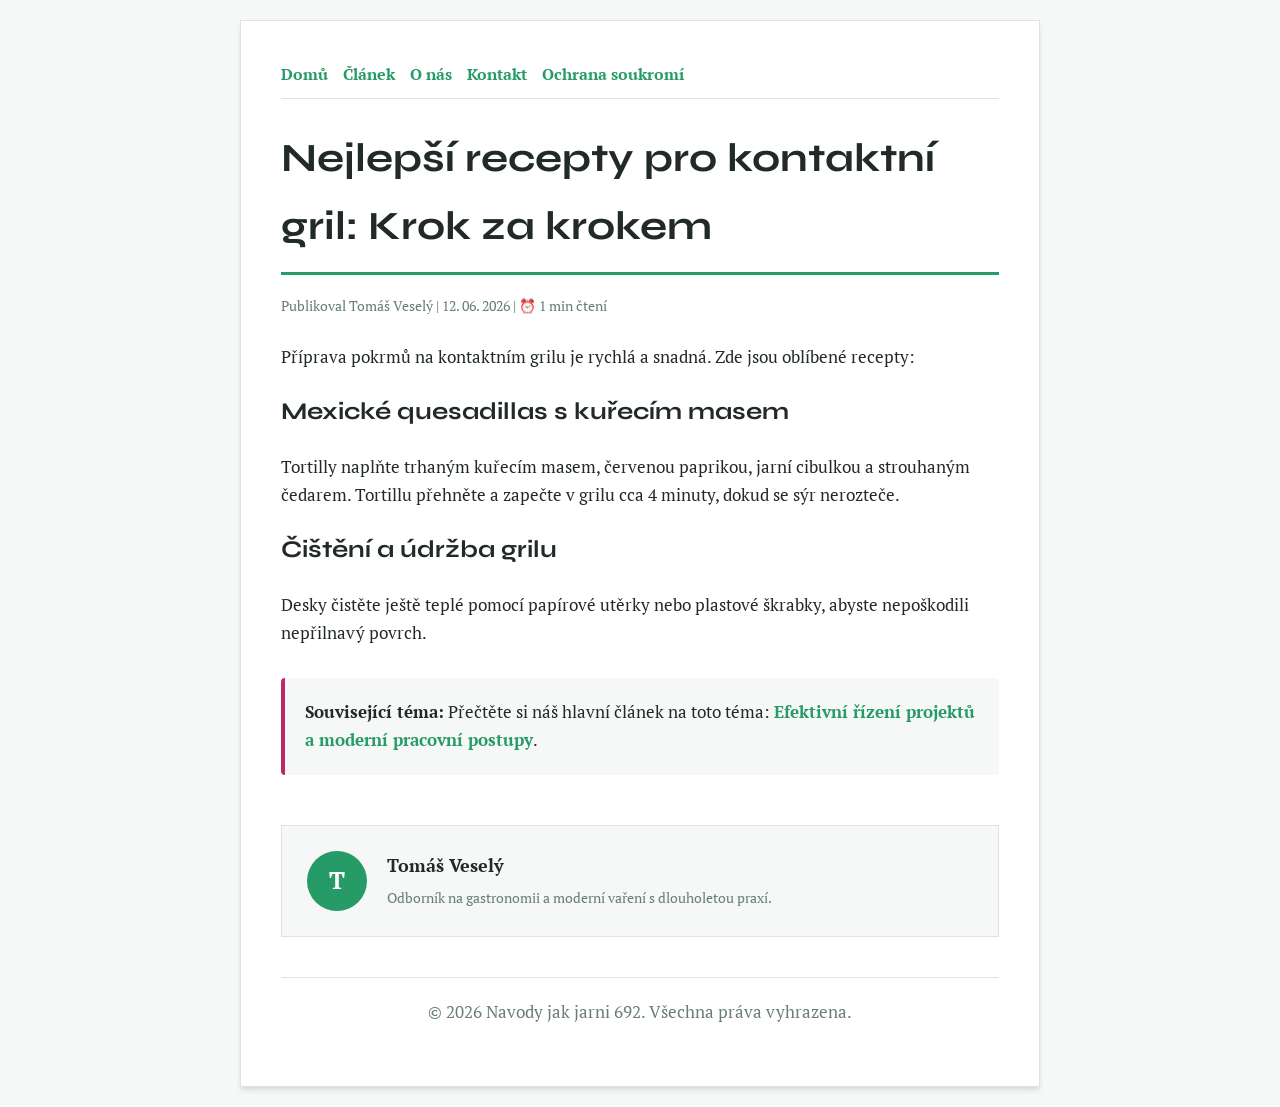
<file: nejlepsi-recepty-pro-kontaktni-gril-krok-za-krokem.html>
<!DOCTYPE html>
<html lang="cs">
<head>
    <meta charset="UTF-8">
    <meta name="viewport" content="width=device-width, initial-scale=1.0">
    <title>Nejlepší recepty pro kontaktní gril: Krok za krokem - Navody jak jarni 692</title>
    <meta name="description" content="Nejlepší recepty pro kontaktní gril: Krok za krokem">
    <meta name="geo.region" content="CZ" />
    <meta name="geo.placename" content="Plzeň" />
    <meta name="geo.position" content="49.7384;13.3736" />
    <meta name="ICBM" content="49.7384, 13.3736" />
    <link rel="stylesheet" href="style.css">
</head>
<body>
    
            <div class="container" style="max-width: 800px;">
                <nav style="display: flex; gap: 15px; margin-bottom: 25px; border-bottom: 1px solid var(--border-color); padding-bottom: 10px; overflow-x: auto; flex-wrap: wrap;">
            <a href="index.html">Domů</a>
            <a href="efektivni-rizeni-projektu-a-moderni-pracovni-postupy.html">Článek</a>
            <a href="about.html">O nás</a>
            <a href="contact.html">Kontakt</a>
            <a href="privacy.html">Ochrana soukromí</a>
        </nav>
                <h1>Nejlepší recepty pro kontaktní gril: Krok za krokem</h1>
                <div style="font-size:0.85rem; color: var(--muted-text); margin-bottom: 25px;">
                    Publikoval Tomáš Veselý | 12. 06. 2026 | ⏰ 1 min čtení
                </div>
                <article style="margin-top: 20px;">
                    <p>Příprava pokrmů na kontaktním grilu je rychlá a snadná. Zde jsou oblíbené recepty:</p>
<h2>Mexické quesadillas s kuřecím masem</h2>
<p>Tortilly naplňte trhaným kuřecím masem, červenou paprikou, jarní cibulkou a strouhaným čedarem. Tortillu přehněte a zapečte v grilu cca 4 minuty, dokud se sýr nerozteče.</p>
<h2>Čištění a údržba grilu</h2>
<p>Desky čistěte ještě teplé pomocí papírové utěrky nebo plastové škrabky, abyste nepoškodili nepřilnavý povrch.</p>
                    <div class="link-resource" style="margin-top: 30px; padding: 20px; border-left: 4px solid var(--accent-color); background: var(--bg-color); border-radius: 4px;"><p style="margin: 0;"><strong>Související téma:</strong> Přečtěte si náš hlavní článek na toto téma: <a href="efektivni-rizeni-projektu-a-moderni-pracovni-postupy.html">Efektivní řízení projektů a moderní pracovní postupy</a>.</p></div>
                </article>
                
            <div class="author-box" style="margin-top: 50px; padding: 25px; background: var(--bg-color); border: 1px solid var(--border-color); border-radius: var(--border-radius); display: flex; gap: 20px; align-items: center;">
                <div style="width: 60px; height: 60px; border-radius: 50%; background: var(--primary-color); display: flex; align-items: center; justify-content: center; color: white; font-weight: bold; font-size: 1.5rem;">T</div>
                <div>
                    <h4 style="margin-bottom: 5px; font-weight: bold; font-size: 1.1rem;">Tomáš Veselý</h4>
                    <p style="margin: 0; font-size: 0.9rem; color: var(--muted-text);">Odborník na gastronomii a moderní vaření s dlouholetou praxí.</p>
                </div>
            </div>
            
                <footer>
                    <p>&copy; 2026 Navody jak jarni 692. Všechna práva vyhrazena.</p>
                </footer>
            </div>
            
</body>
</html>
</file>
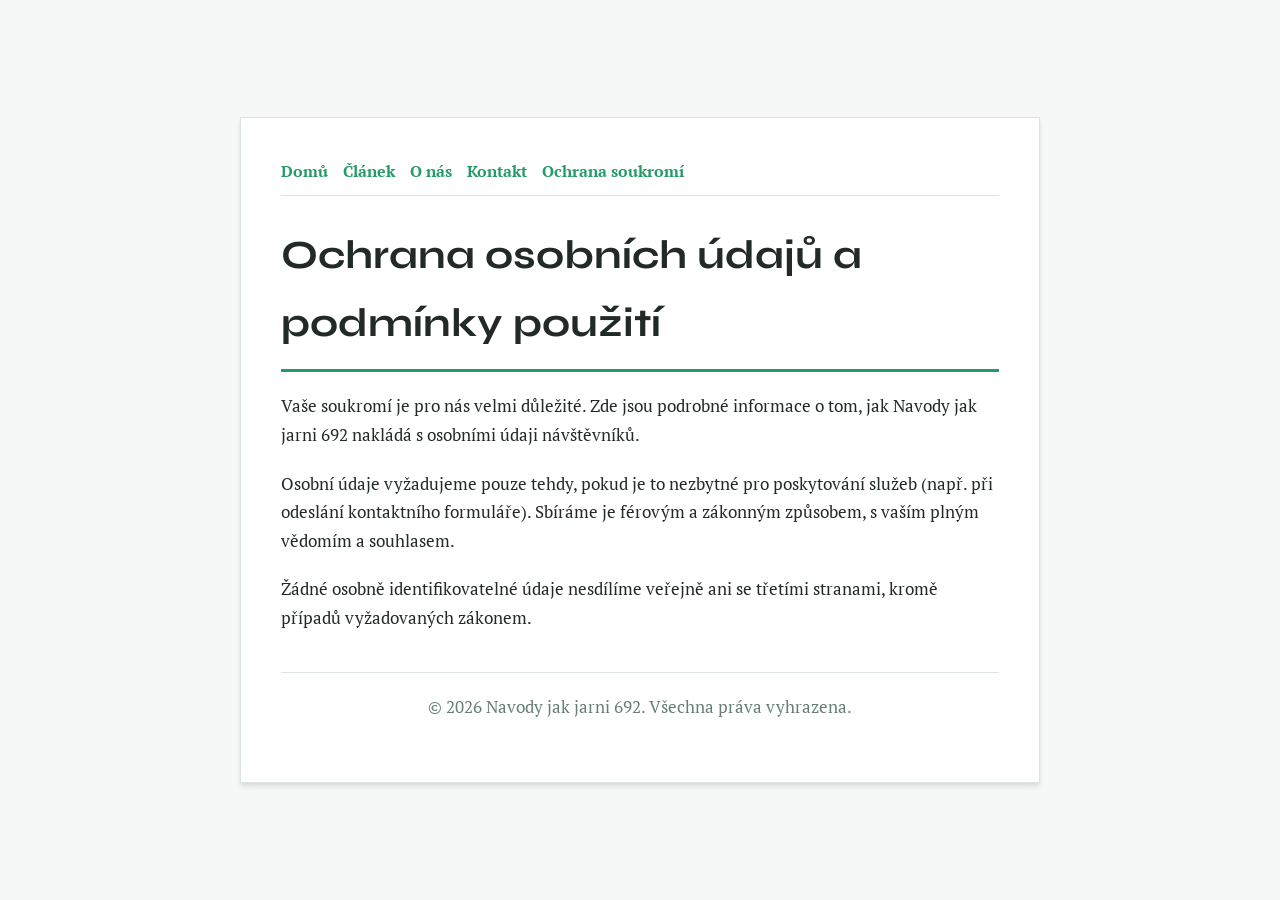
<file: privacy.html>
<!DOCTYPE html>
<html lang="cs">
<head>
    <meta charset="UTF-8">
    <meta name="viewport" content="width=device-width, initial-scale=1.0">
    <title>Ochrana osobních údajů a podmínky použití - Navody jak jarni 692</title>
    <meta name="description" content="Vaše soukromí je pro nás velmi důležité. Zde jsou podrobné informace o tom, jak Navody jak jarni 692 nakládá s osobními údaji návštěvníků.">
    <meta name="geo.region" content="CZ" />
    <meta name="geo.placename" content="Plzeň" />
    <meta name="geo.position" content="49.7384;13.3736" />
    <meta name="ICBM" content="49.7384, 13.3736" />
    <link rel="stylesheet" href="style.css">
</head>
<body>
    
        <div class="container" style="max-width: 800px;">
            <nav style="display: flex; gap: 15px; margin-bottom: 25px; border-bottom: 1px solid var(--border-color); padding-bottom: 10px; overflow-x: auto; flex-wrap: wrap;">
            <a href="index.html">Domů</a>
            <a href="efektivni-rizeni-projektu-a-moderni-pracovni-postupy.html">Článek</a>
            <a href="about.html">O nás</a>
            <a href="contact.html">Kontakt</a>
            <a href="privacy.html">Ochrana soukromí</a>
        </nav>
            <h1>Ochrana osobních údajů a podmínky použití</h1>
            <p>Vaše soukromí je pro nás velmi důležité. Zde jsou podrobné informace o tom, jak Navody jak jarni 692 nakládá s osobními údaji návštěvníků.</p>
            <p>Osobní údaje vyžadujeme pouze tehdy, pokud je to nezbytné pro poskytování služeb (např. při odeslání kontaktního formuláře). Sbíráme je férovým a zákonným způsobem, s vaším plným vědomím a souhlasem.</p>
            <p>Žádné osobně identifikovatelné údaje nesdílíme veřejně ani se třetími stranami, kromě případů vyžadovaných zákonem.</p>
            <footer>
                <p>&copy; 2026 Navody jak jarni 692. Všechna práva vyhrazena.</p>
            </footer>
        </div>
        
</body>
</html>
</file>
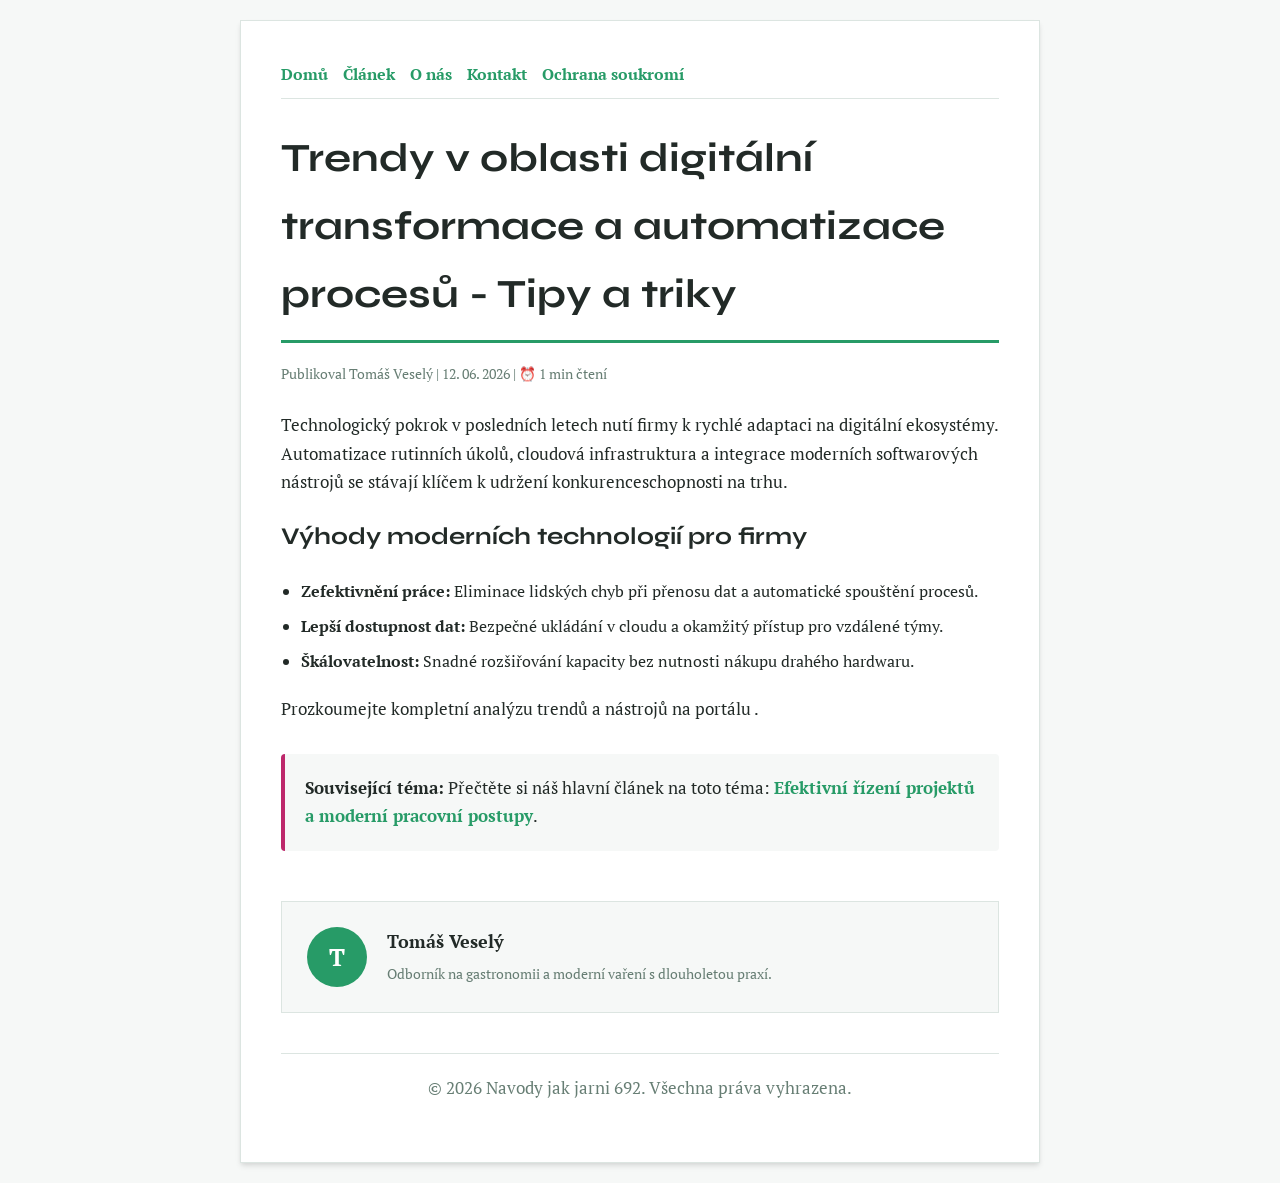
<file: trendy-v-oblasti-digitalni-transformace-a-automatizace-procesu-tipy-a-triky.html>
<!DOCTYPE html>
<html lang="cs">
<head>
    <meta charset="UTF-8">
    <meta name="viewport" content="width=device-width, initial-scale=1.0">
    <title>Trendy v oblasti digitální transformace a automatizace procesů - Tipy a triky - Navody jak jarni 692</title>
    <meta name="description" content="Trendy v oblasti digitální transformace a automatizace procesů - Tipy a triky">
    <meta name="geo.region" content="CZ" />
    <meta name="geo.placename" content="Plzeň" />
    <meta name="geo.position" content="49.7384;13.3736" />
    <meta name="ICBM" content="49.7384, 13.3736" />
    <link rel="stylesheet" href="style.css">
</head>
<body>
    
            <div class="container" style="max-width: 800px;">
                <nav style="display: flex; gap: 15px; margin-bottom: 25px; border-bottom: 1px solid var(--border-color); padding-bottom: 10px; overflow-x: auto; flex-wrap: wrap;">
            <a href="index.html">Domů</a>
            <a href="efektivni-rizeni-projektu-a-moderni-pracovni-postupy.html">Článek</a>
            <a href="about.html">O nás</a>
            <a href="contact.html">Kontakt</a>
            <a href="privacy.html">Ochrana soukromí</a>
        </nav>
                <h1>Trendy v oblasti digitální transformace a automatizace procesů - Tipy a triky</h1>
                <div style="font-size:0.85rem; color: var(--muted-text); margin-bottom: 25px;">
                    Publikoval Tomáš Veselý | 12. 06. 2026 | ⏰ 1 min čtení
                </div>
                <article style="margin-top: 20px;">
                    <p>Technologický pokrok v posledních letech nutí firmy k rychlé adaptaci na digitální ekosystémy. Automatizace rutinních úkolů, cloudová infrastruktura a integrace moderních softwarových nástrojů se stávají klíčem k udržení konkurenceschopnosti na trhu.</p>
<h2>Výhody moderních technologií pro firmy</h2>
<ul>
    <li><strong>Zefektivnění práce:</strong> Eliminace lidských chyb při přenosu dat a automatické spouštění procesů.</li>
    <li><strong>Lepší dostupnost dat:</strong> Bezpečné ukládání v cloudu a okamžitý přístup pro vzdálené týmy.</li>
    <li><strong>Škálovatelnost:</strong> Snadné rozšiřování kapacity bez nutnosti nákupu drahého hardwaru.</li>
</ul>
<p>Prozkoumejte kompletní analýzu trendů a nástrojů na portálu .</p>
                    <div class="link-resource" style="margin-top: 30px; padding: 20px; border-left: 4px solid var(--accent-color); background: var(--bg-color); border-radius: 4px;"><p style="margin: 0;"><strong>Související téma:</strong> Přečtěte si náš hlavní článek na toto téma: <a href="efektivni-rizeni-projektu-a-moderni-pracovni-postupy.html">Efektivní řízení projektů a moderní pracovní postupy</a>.</p></div>
                </article>
                
            <div class="author-box" style="margin-top: 50px; padding: 25px; background: var(--bg-color); border: 1px solid var(--border-color); border-radius: var(--border-radius); display: flex; gap: 20px; align-items: center;">
                <div style="width: 60px; height: 60px; border-radius: 50%; background: var(--primary-color); display: flex; align-items: center; justify-content: center; color: white; font-weight: bold; font-size: 1.5rem;">T</div>
                <div>
                    <h4 style="margin-bottom: 5px; font-weight: bold; font-size: 1.1rem;">Tomáš Veselý</h4>
                    <p style="margin: 0; font-size: 0.9rem; color: var(--muted-text);">Odborník na gastronomii a moderní vaření s dlouholetou praxí.</p>
                </div>
            </div>
            
                <footer>
                    <p>&copy; 2026 Navody jak jarni 692. Všechna práva vyhrazena.</p>
                </footer>
            </div>
            
</body>
</html>
</file>
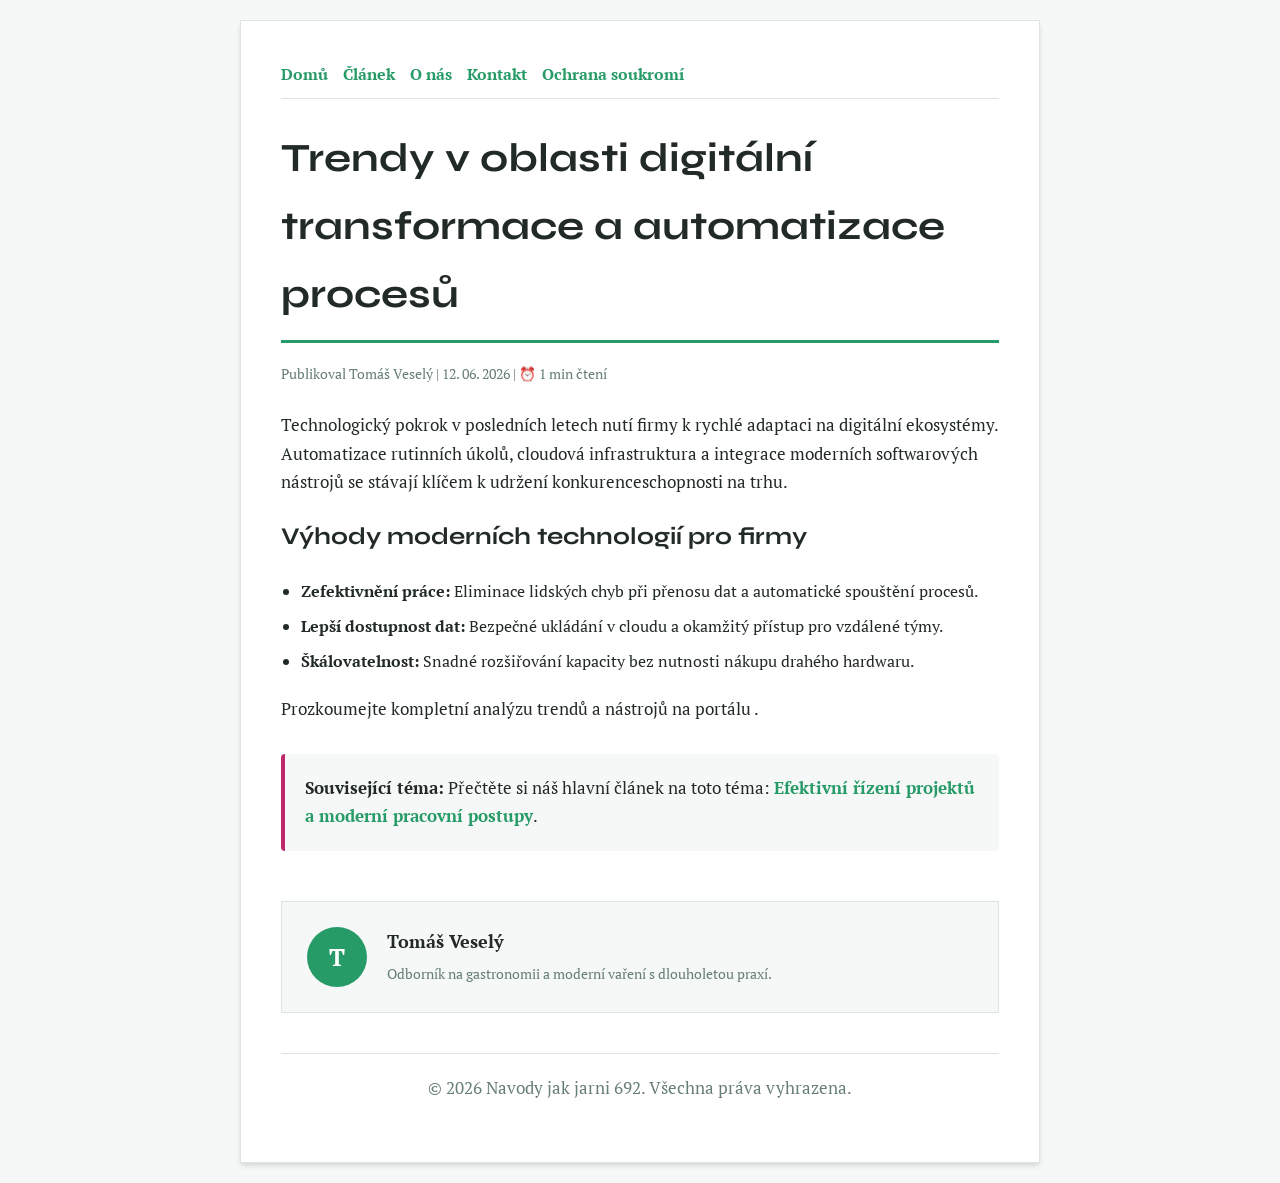
<file: trendy-v-oblasti-digitalni-transformace-a-automatizace-procesu.html>
<!DOCTYPE html>
<html lang="cs">
<head>
    <meta charset="UTF-8">
    <meta name="viewport" content="width=device-width, initial-scale=1.0">
    <title>Trendy v oblasti digitální transformace a automatizace procesů - Navody jak jarni 692</title>
    <meta name="description" content="Trendy v oblasti digitální transformace a automatizace procesů">
    <meta name="geo.region" content="CZ" />
    <meta name="geo.placename" content="Plzeň" />
    <meta name="geo.position" content="49.7384;13.3736" />
    <meta name="ICBM" content="49.7384, 13.3736" />
    <link rel="stylesheet" href="style.css">
</head>
<body>
    
            <div class="container" style="max-width: 800px;">
                <nav style="display: flex; gap: 15px; margin-bottom: 25px; border-bottom: 1px solid var(--border-color); padding-bottom: 10px; overflow-x: auto; flex-wrap: wrap;">
            <a href="index.html">Domů</a>
            <a href="efektivni-rizeni-projektu-a-moderni-pracovni-postupy.html">Článek</a>
            <a href="about.html">O nás</a>
            <a href="contact.html">Kontakt</a>
            <a href="privacy.html">Ochrana soukromí</a>
        </nav>
                <h1>Trendy v oblasti digitální transformace a automatizace procesů</h1>
                <div style="font-size:0.85rem; color: var(--muted-text); margin-bottom: 25px;">
                    Publikoval Tomáš Veselý | 12. 06. 2026 | ⏰ 1 min čtení
                </div>
                <article style="margin-top: 20px;">
                    <p>Technologický pokrok v posledních letech nutí firmy k rychlé adaptaci na digitální ekosystémy. Automatizace rutinních úkolů, cloudová infrastruktura a integrace moderních softwarových nástrojů se stávají klíčem k udržení konkurenceschopnosti na trhu.</p>
<h2>Výhody moderních technologií pro firmy</h2>
<ul>
    <li><strong>Zefektivnění práce:</strong> Eliminace lidských chyb při přenosu dat a automatické spouštění procesů.</li>
    <li><strong>Lepší dostupnost dat:</strong> Bezpečné ukládání v cloudu a okamžitý přístup pro vzdálené týmy.</li>
    <li><strong>Škálovatelnost:</strong> Snadné rozšiřování kapacity bez nutnosti nákupu drahého hardwaru.</li>
</ul>
<p>Prozkoumejte kompletní analýzu trendů a nástrojů na portálu .</p>
                    <div class="link-resource" style="margin-top: 30px; padding: 20px; border-left: 4px solid var(--accent-color); background: var(--bg-color); border-radius: 4px;"><p style="margin: 0;"><strong>Související téma:</strong> Přečtěte si náš hlavní článek na toto téma: <a href="efektivni-rizeni-projektu-a-moderni-pracovni-postupy.html">Efektivní řízení projektů a moderní pracovní postupy</a>.</p></div>
                </article>
                
            <div class="author-box" style="margin-top: 50px; padding: 25px; background: var(--bg-color); border: 1px solid var(--border-color); border-radius: var(--border-radius); display: flex; gap: 20px; align-items: center;">
                <div style="width: 60px; height: 60px; border-radius: 50%; background: var(--primary-color); display: flex; align-items: center; justify-content: center; color: white; font-weight: bold; font-size: 1.5rem;">T</div>
                <div>
                    <h4 style="margin-bottom: 5px; font-weight: bold; font-size: 1.1rem;">Tomáš Veselý</h4>
                    <p style="margin: 0; font-size: 0.9rem; color: var(--muted-text);">Odborník na gastronomii a moderní vaření s dlouholetou praxí.</p>
                </div>
            </div>
            
                <footer>
                    <p>&copy; 2026 Navody jak jarni 692. Všechna práva vyhrazena.</p>
                </footer>
            </div>
            
</body>
</html>
</file>
<file: style.css>
@import url('https://fonts.googleapis.com/css2?family=Syne:wght@700&family=PT+Serif:wght@400;600&display=swap');

:root {
    --bg-color: hsl(153, 15%, 97%);
    --card-bg: hsl(153, 15%, 100%);
    --text-color: hsl(153, 10%, 15%);
    --muted-text: hsl(153, 10%, 45%);
    --primary-color: hsl(153, 60%, 38%);
    --accent-color: hsl(333, 65%, 45%);
    --border-color: hsl(153, 15%, 88%);
    --border-radius: 0px;
    --shadow: 0 4px 6px -1px rgba(0, 0, 0, 0.1), 0 2px 4px -1px rgba(0, 0, 0, 0.06);
    --font-headline: 'Syne', sans-serif;
    --font-body: 'PT Serif', sans-serif;
}

* {
    box-sizing: border-box;
    margin: 0;
    padding: 0;
}

body {
    background-color: var(--bg-color);
    color: var(--text-color);
    font-family: var(--font-body);
    line-height: 1.7;
    padding: 20px;
    display: flex;
    justify-content: center;
    min-height: 100vh;
}

a {
    color: var(--primary-color);
    text-decoration: none;
    font-weight: 600;
    transition: color 0.2s ease;
}

a:hover {
    color: var(--accent-color);
    text-decoration: underline;
}

.container {
    width: 100%;
    max-width: 900px;
    background: var(--card-bg);
    border: 1px solid var(--border-color);
    border-radius: var(--border-radius);
    padding: 40px;
    box-shadow: var(--shadow);
    margin: auto;
}

h1, h2, h3 {
    font-family: var(--font-headline);
    margin-bottom: 20px;
    color: var(--text-color);
}

h1 {
    font-size: 2.5rem;
    border-bottom: 3px solid var(--primary-color);
    padding-bottom: 12px;
}

p {
    margin-bottom: 20px;
    font-size: 1.05rem;
}

ul {
    margin-bottom: 20px;
    padding-left: 20px;
}

li {
    margin-bottom: 8px;
}

form {
    display: flex;
    flex-direction: column;
    gap: 15px;
    margin-top: 25px;
}

input, textarea, button {
    padding: 12px;
    border: 1px solid var(--border-color);
    border-radius: var(--border-radius);
    font-family: var(--font-body);
    font-size: 1rem;
    background: var(--bg-color);
    color: var(--text-color);
}

button {
    background: var(--primary-color);
    color: white;
    font-weight: 600;
    border: none;
    cursor: pointer;
    transition: background 0.2s ease;
}

button:hover {
    background: var(--accent-color);
}

footer {
    margin-top: 40px;
    border-top: 1px solid var(--border-color);
    padding-top: 20px;
    font-size: 0.9rem;
    color: var(--muted-text);
    text-align: center;
}
</file>
